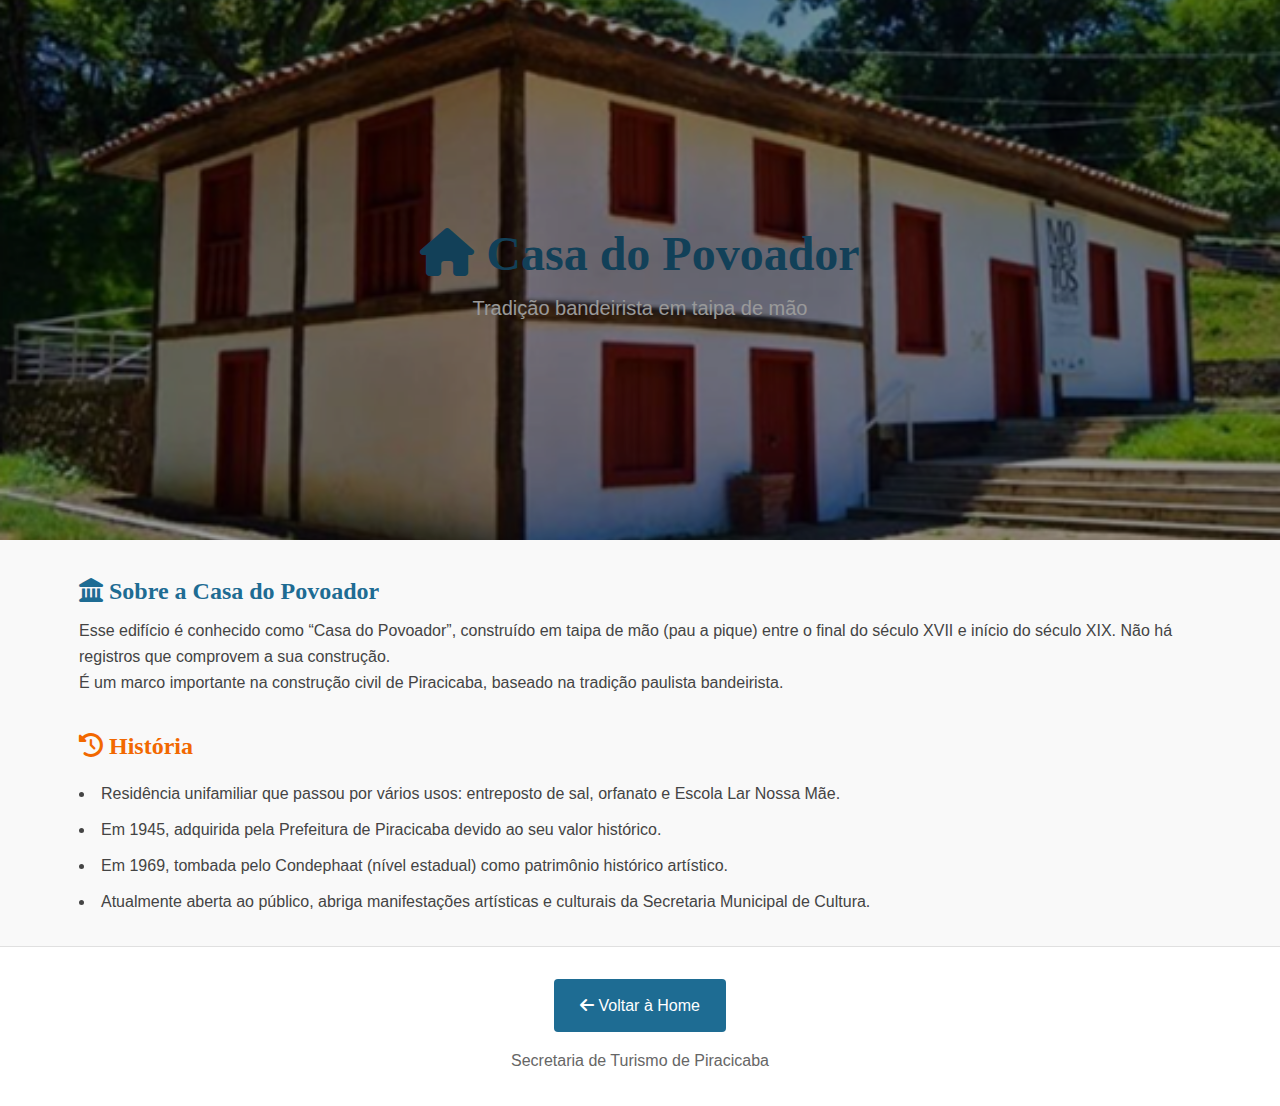
<file: casa-povoador.html>
<!-- casa-do-povoador.html -->
<!DOCTYPE html>
<html lang="pt-BR">
<head>
  <meta charset="UTF-8">
  <meta name="viewport" content="width=device-width, initial-scale=1.0">
  <title>Casa do Povoador – Piracicaba</title>
  <link rel="stylesheet" href="css/casa-povoador.css">
  <link rel="stylesheet" href="css/style.css">
  <link rel="stylesheet" href="https://cdnjs.cloudflare.com/ajax/libs/font-awesome/6.0.0-beta3/css/all.min.css">
  <link rel="icon" href="images/logoArredondado.png" type="image/x-icon">
</head>
<body>
  <header class="header">
    <!-- header nav aqui -->
  </header>

  <section class="hero-casa">
    <div class="hero-content">
      <h1><i class="fas fa-home"></i> Casa do Povoador</h1>
      <p>Tradição bandeirista em taipa de mão</p>
    </div>
  </section>

  <main class="container">
    <section class="overview">
      <h2 class="title-blue"><i class="fas fa-landmark"></i> Sobre a Casa do Povoador</h2>
      <p>Esse edifício é conhecido como “Casa do Povoador”, construído em taipa de mão (pau a pique) entre o final do século XVII e início do século XIX. Não há registros que comprovem a sua construção.</p>
      <p>É um marco importante na construção civil de Piracicaba, baseado na tradição paulista bandeirista.</p>
    </section>

    <section class="history">
      <h2 class="title-orange"><i class="fas fa-history"></i> História</h2>
      <ul>
        <li>Residência unifamiliar que passou por vários usos: entreposto de sal, orfanato e Escola Lar Nossa Mãe.</li>
        <li>Em 1945, adquirida pela Prefeitura de Piracicaba devido ao seu valor histórico.</li>
        <li>Em 1969, tombada pelo Condephaat (nível estadual) como patrimônio histórico artístico.</li>
        <li>Atualmente aberta ao público, abriga manifestações artísticas e culturais da Secretaria Municipal de Cultura.</li>
      </ul>
    </section>
  </main>

  <footer class="footer-casa">
    <a href="index.html" class="btn-secondary"><i class="fas fa-arrow-left"></i> Voltar à Home</a>
    <p>Secretaria de Turismo de Piracicaba</p>
  </footer>
</body>
</html>
</file>
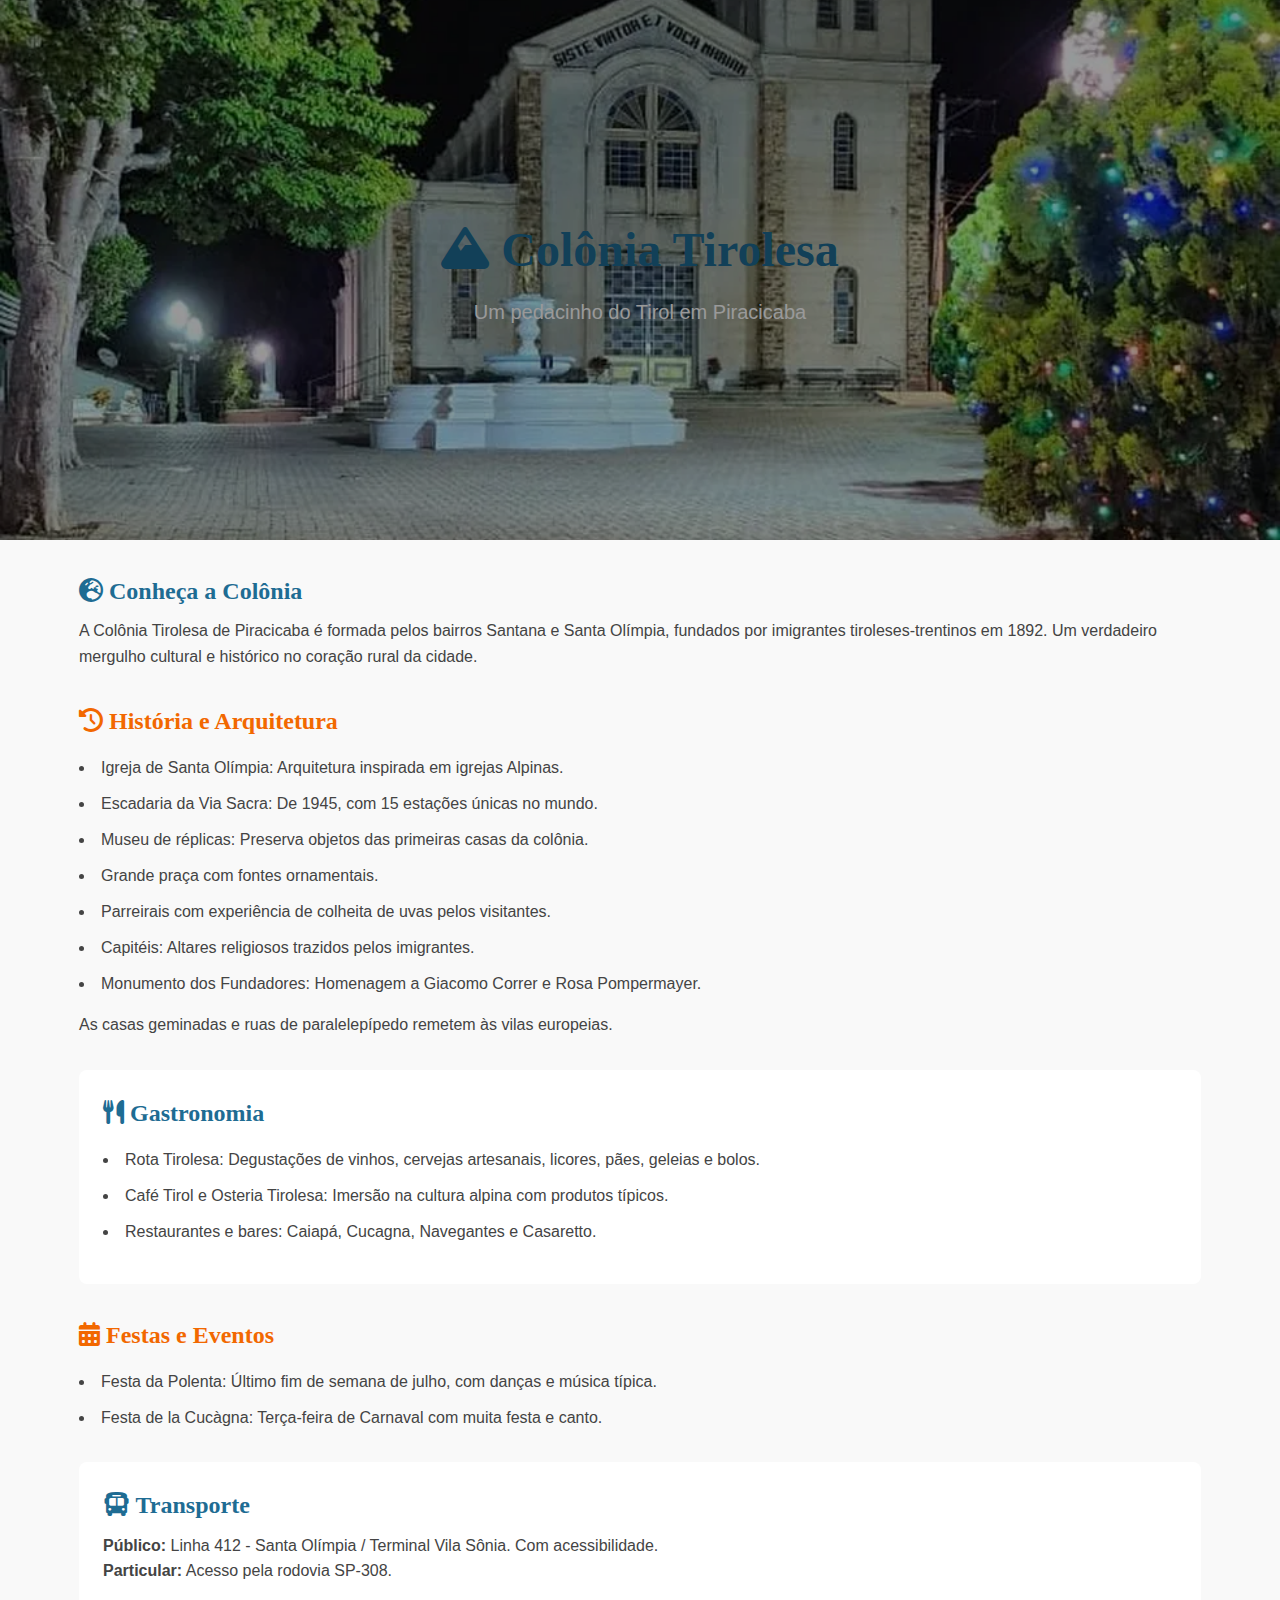
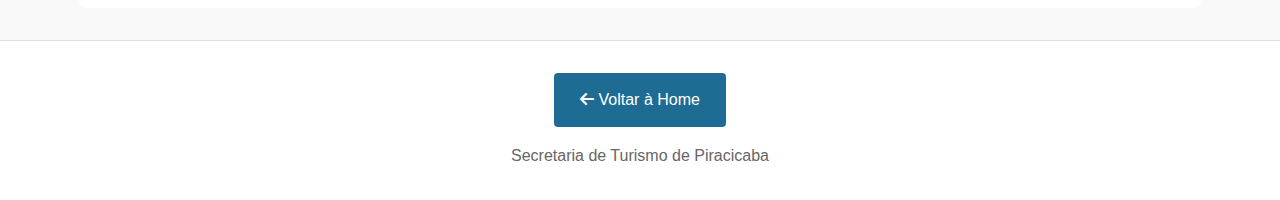
<file: colonia-tirolesa.html>
<!DOCTYPE html>
<html lang="pt-BR">
<head>
  <meta charset="UTF-8">
  <meta name="viewport" content="width=device-width, initial-scale=1.0">
  <title>Colônia Tirolesa – Piracicaba</title>
  <link rel="stylesheet" href="css/colonia-tirolesa.css">
  <link rel="stylesheet" href="css/style.css">
  <link rel="stylesheet" href="https://cdnjs.cloudflare.com/ajax/libs/font-awesome/6.0.0-beta3/css/all.min.css">
  <link rel="icon" href="images/logoArredondado.png" type="image/x-icon">
</head>
<body>
  <header class="header">
    <!-- header nav aqui -->
  </header>

  <!-- Hero -->
  <section class="hero-tirolesa">
    <div class="hero-content">
      <h1><i class="fas fa-mountain"></i> Colônia Tirolesa</h1>
      <p>Um pedacinho do Tirol em Piracicaba</p>
    </div>
  </section>

  <main class="container">
    <!-- Overview -->
    <section class="overview">
      <h2 class="title-blue"><i class="fas fa-globe-europe"></i> Conheça a Colônia</h2>
      <p>A Colônia Tirolesa de Piracicaba é formada pelos bairros Santana e Santa Olímpia, fundados por imigrantes tiroleses-trentinos em 1892. Um verdadeiro mergulho cultural e histórico no coração rural da cidade.</p>
    </section>

    <!-- History and Architecture -->
    <section class="history">
      <h2 class="title-orange"><i class="fas fa-history"></i> História e Arquitetura</h2>
      <ul>
        <li>Igreja de Santa Olímpia: Arquitetura inspirada em igrejas Alpinas.</li>
        <li>Escadaria da Via Sacra: De 1945, com 15 estações únicas no mundo.</li>
        <li>Museu de réplicas: Preserva objetos das primeiras casas da colônia.</li>
        <li>Grande praça com fontes ornamentais.</li>
        <li>Parreirais com experiência de colheita de uvas pelos visitantes.</li>
        <li>Capitéis: Altares religiosos trazidos pelos imigrantes.</li>
        <li>Monumento dos Fundadores: Homenagem a Giacomo Correr e Rosa Pompermayer.</li>
      </ul>
      <p>As casas geminadas e ruas de paralelepípedo remetem às vilas europeias.</p>
    </section>

    <!-- Gastronomy -->
    <section class="chapel bg-light">
      <h2 class="title-blue"><i class="fas fa-utensils"></i> Gastronomia</h2>
      <ul>
        <li>Rota Tirolesa: Degustações de vinhos, cervejas artesanais, licores, pães, geleias e bolos.</li>
        <li>Café Tirol e Osteria Tirolesa: Imersão na cultura alpina com produtos típicos.</li>
        <li>Restaurantes e bares: Caiapá, Cucagna, Navegantes e Casaretto.</li>
      </ul>
    </section>

    <!-- Events -->
    <section class="history">
      <h2 class="title-orange"><i class="fas fa-calendar-alt"></i> Festas e Eventos</h2>
      <ul>
        <li>Festa da Polenta: Último fim de semana de julho, com danças e música típica.</li>
        <li>Festa de la Cucàgna: Terça-feira de Carnaval com muita festa e canto.</li>
      </ul>
    </section>

    <!-- Transport -->
    <section class="chapel bg-light">
      <h2 class="title-blue"><i class="fas fa-bus"></i> Transporte</h2>
      <p><strong>Público:</strong> Linha 412 - Santa Olímpia / Terminal Vila Sônia. Com acessibilidade.</p>
      <p><strong>Particular:</strong> Acesso pela rodovia SP-308.</p>
    </section>
  </main>

  <!-- Footer -->
  <footer class="footer-monte">
    <a href="index.html" class="btn-secondary"><i class="fas fa-arrow-left"></i> Voltar à Home</a>
    <p>Secretaria de Turismo de Piracicaba</p>
  </footer>
</body>
</html>
</file>
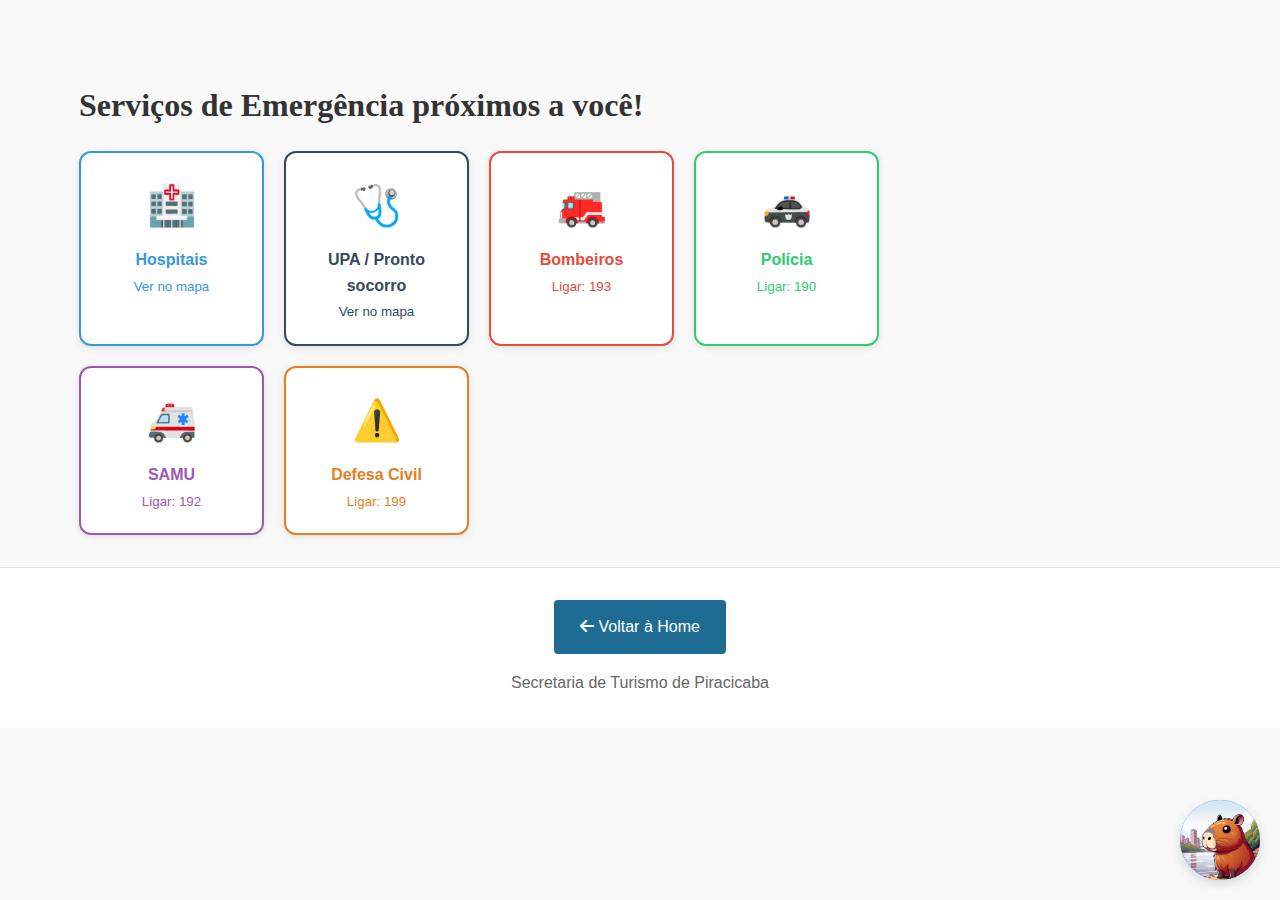
<file: emergencias.html>
<!DOCTYPE html>
<html lang="pt-BR">
<head>
    <meta charset="UTF-8">
    <meta name="viewport" content="width=device-width, initial-scale=1.0">
    <title>Piracicaba - Cidade Mais Doce do Brasil - Emergências</title>
    <meta name="description" content="Conheça Piracicaba, a cidade mais doce do Brasil. Rica em cultura, natureza e gastronomia. Venha explorar nossos pontos turísticos e eventos.">
    <title>Bairro Monte Alegre – Piracicaba</title>
    <link rel="stylesheet" href="css/emergencia.css">
    <link rel="stylesheet" href="css/style.css">
    <link rel="stylesheet" href="https://cdnjs.cloudflare.com/ajax/libs/font-awesome/6.0.0-beta3/css/all.min.css">
    <link rel="icon" href="images/logoArredondado.png" type="image/x-icon">
</head>
<body>
    <!-- <header class="header">
        <div class="container">
            <div class="logo">
                <a href="#">
                    <img src="images/Novo-Logo.png" alt="Logo Piracicaba Turismo">
                    <span>Turismo</span>
                </a>
            </div>
            <nav class="nav-menu">
                <ul>
                    <li><a href="#home">Home</a></li>
                    <li><a href="#pontos-turisticos">Pontos Turísticos</a></li>
                    <li><a href="#eventos">Eventos</a></li>
                    <li><a href="#gastronomia">Gastronomia</a></li>
                    <li><a href="#contato">Contato</a></li>
                    <li><a href="#emergencia">+ Emergências</a></li>
                </ul>
            </nav>
            <div class="mobile-menu">
                <i class="fas fa-bars"></i>
            </div>
        </div>
    </header> -->
    <section class="hero" id="home">
         <div class="container">
            <h1>Serviços de Emergência próximos a você!</h1>
                 <div class="grid">
                    <div class="botao-emergencia hospital" onclick="AbrirMapa('hospitais perto de mim')">
                        <div class="icone">🏥</div>
                            <strong>Hospitais</strong><br>
                            <small>Ver no mapa</small>
                        </div>

                    <div class="botao-emergencia upa" onclick="AbrirMapa('UPA, Pronto socorro perto de mim')">
                        <div class="icone">🩺</div>
                            <strong>UPA / Pronto socorro</strong><br>
                            <small>Ver no mapa</small>
                    </div>

                    <div class="botao-emergencia bombeiros" onclick="ligar('193')">
                        <div class="icone">🚒</div>
                            <strong>Bombeiros</strong><br>
                            <small>Ligar: 193</small>                        
                        </div>

                    <div class="botao-emergencia policia" onclick="ligar('190')">
                        <div class="icone">🚓</div>
                            <strong>Polícia</strong><br>
                            <small>Ligar: 190</small>
                    </div>

                    <div class="botao-emergencia samu" onclick="ligar('192')">
                        <div class="icone">🚑</div>
                            <strong>SAMU</strong><br>
                            <small>Ligar: 192</small>
                    </div>

                    <div class="botao-emergencia defesa-civil" onclick="ligar('199')">
                        <div class="icone">⚠️</div>
                            <strong>Defesa Civil</strong><br>
                            <small>Ligar: 199</small>
                    </div>
                </div>
         </div>

    </section>
    
    <button id="quizBtn" title="Faça o Quiz!" aria-label="Quiz" type="button">
        <img src="images/Capivara-Mascote.jpeg" alt="Capivara Quiz" />
    </button>

  <footer class="footer-emergencia" style="margin-top: 2em;">
    <a href="index.html" class="btn-secondary"><i class="fas fa-arrow-left"></i> Voltar à Home</a>
    <p>Secretaria de Turismo de Piracicaba</p>
  </footer>

</body>
</html>
</file>
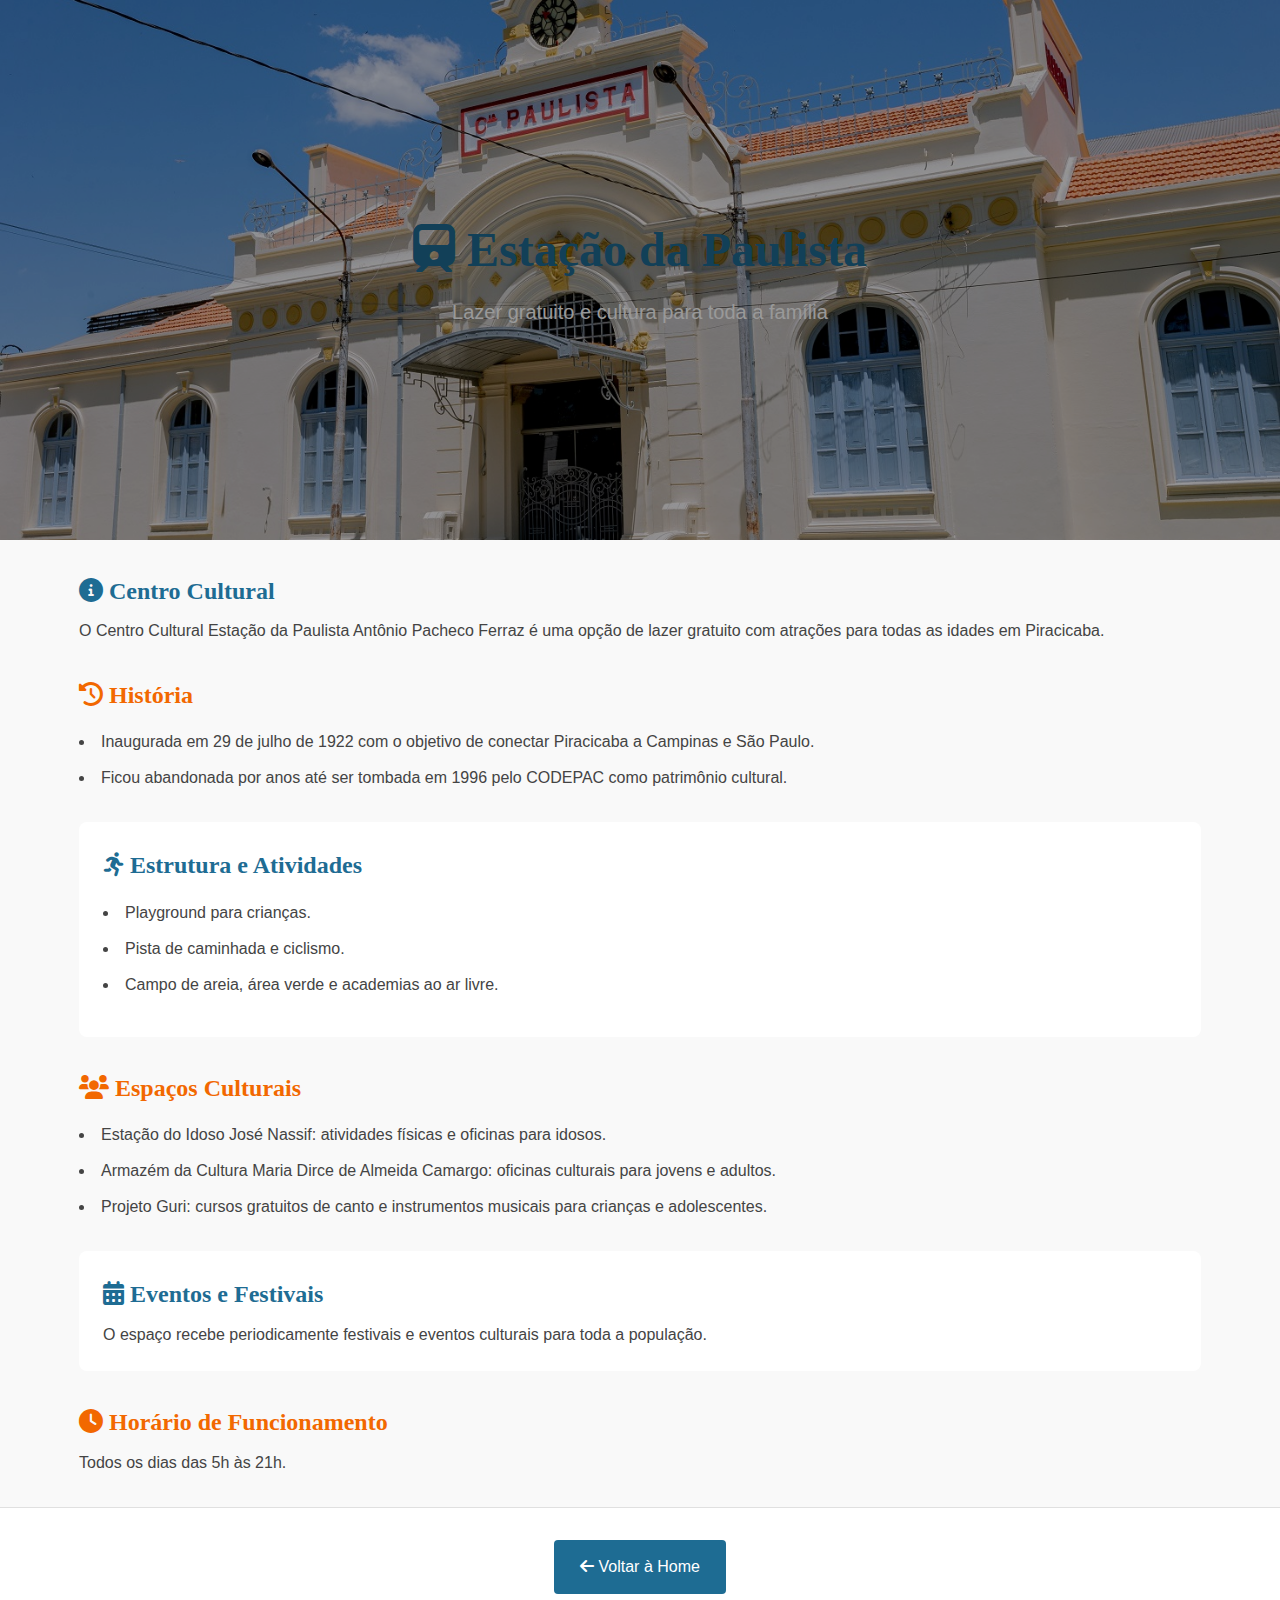
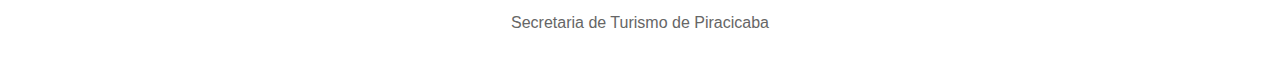
<file: estacao.html>
<!DOCTYPE html>
<html lang="pt-BR">
<head>
  <meta charset="UTF-8">
  <meta name="viewport" content="width=device-width, initial-scale=1.0">
  <title>Estação da Paulista – Piracicaba</title>
  <link rel="stylesheet" href="css/estacao.css">
  <link rel="stylesheet" href="css/style.css">
  <link rel="stylesheet" href="https://cdnjs.cloudflare.com/ajax/libs/font-awesome/6.0.0-beta3/css/all.min.css">
  <link rel="icon" href="images/logoArredondado.png" type="image/x-icon">
</head>
<body>
  <header class="header">
    <!-- header nav aqui -->
  </header>

  <!-- Hero -->
  <section class="hero-paulista">
    <div class="hero-content">
      <h1><i class="fas fa-train"></i> Estação da Paulista</h1>
      <p>Lazer gratuito e cultura para toda a família</p>
    </div>
  </section>

  <main class="container">
    <!-- Overview -->
    <section class="overview">
      <h2 class="title-blue"><i class="fas fa-info-circle"></i> Centro Cultural</h2>
      <p>O Centro Cultural Estação da Paulista Antônio Pacheco Ferraz é uma opção de lazer gratuito com atrações para todas as idades em Piracicaba.</p>
    </section>

    <!-- History -->
    <section class="history">
      <h2 class="title-orange"><i class="fas fa-history"></i> História</h2>
      <ul>
        <li>Inaugurada em 29 de julho de 1922 com o objetivo de conectar Piracicaba a Campinas e São Paulo.</li>
        <li>Ficou abandonada por anos até ser tombada em 1996 pelo CODEPAC como patrimônio cultural.</li>
      </ul>
    </section>

    <!-- Activities -->
    <section class="chapel bg-light">
      <h2 class="title-blue"><i class="fas fa-running"></i> Estrutura e Atividades</h2>
      <ul>
        <li>Playground para crianças.</li>
        <li>Pista de caminhada e ciclismo.</li>
        <li>Campo de areia, área verde e academias ao ar livre.</li>
      </ul>
    </section>

    <!-- Cultural Spaces -->
    <section class="history">
      <h2 class="title-orange"><i class="fas fa-users"></i> Espaços Culturais</h2>
      <ul>
        <li>Estação do Idoso José Nassif: atividades físicas e oficinas para idosos.</li>
        <li>Armazém da Cultura Maria Dirce de Almeida Camargo: oficinas culturais para jovens e adultos.</li>
        <li>Projeto Guri: cursos gratuitos de canto e instrumentos musicais para crianças e adolescentes.</li>
      </ul>
    </section>

    <!-- Events -->
    <section class="chapel bg-light">
      <h2 class="title-blue"><i class="fas fa-calendar-alt"></i> Eventos e Festivais</h2>
      <p>O espaço recebe periodicamente festivais e eventos culturais para toda a população.</p>
    </section>

    <!-- Schedule -->
    <section class="history">
      <h2 class="title-orange"><i class="fas fa-clock"></i> Horário de Funcionamento</h2>
      <p>Todos os dias das 5h às 21h.</p>
    </section>
  </main>

  <!-- Footer -->
  <footer class="footer-monte">
    <a href="index.html" class="btn-secondary"><i class="fas fa-arrow-left"></i> Voltar à Home</a>
    <p>Secretaria de Turismo de Piracicaba</p>
  </footer>
</body>
</html>
</file>
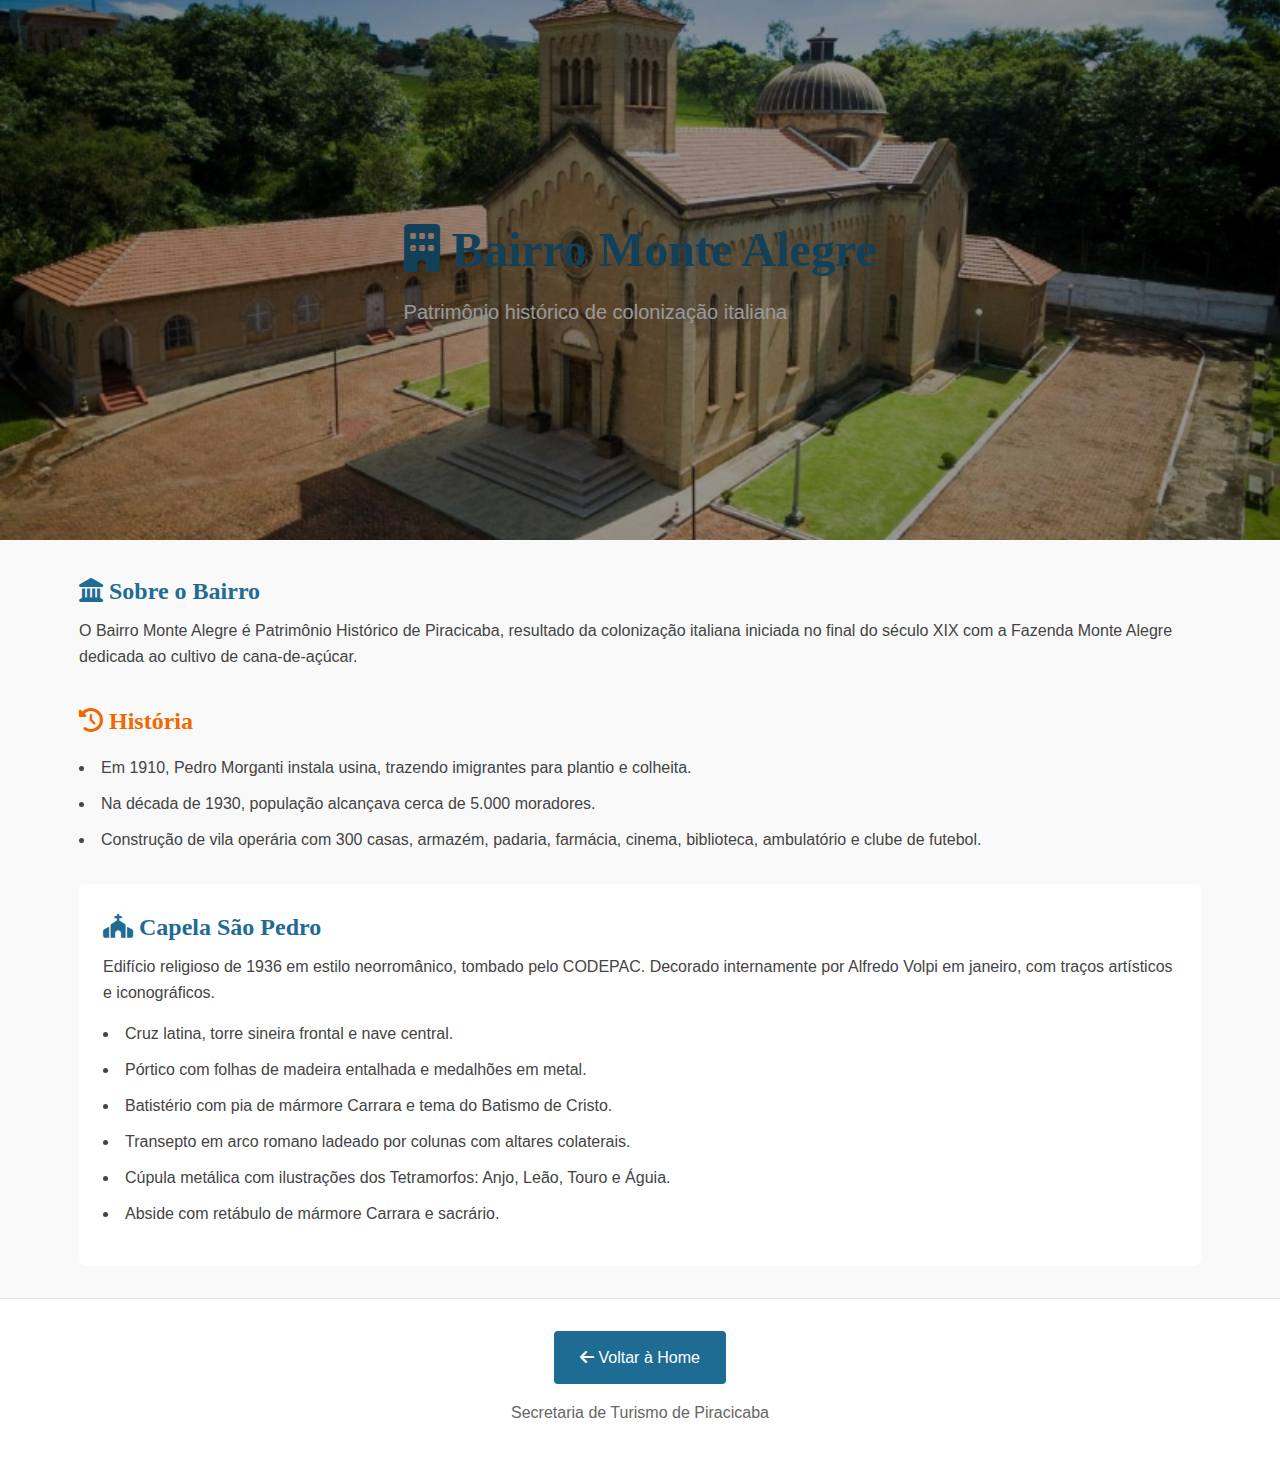
<file: monte-alegre.html>
<!DOCTYPE html>
<html lang="pt-BR">
<head>
  <meta charset="UTF-8">
  <meta name="viewport" content="width=device-width, initial-scale=1.0">
  <title>Bairro Monte Alegre – Piracicaba</title>
  <link rel="stylesheet" href="css/monte-alegre.css">
  <link rel="stylesheet" href="css/style.css">
  <link rel="stylesheet" href="https://cdnjs.cloudflare.com/ajax/libs/font-awesome/6.0.0-beta3/css/all.min.css">
  <link rel="icon" href="images/logoArredondado.png" type="image/x-icon">
</head>
<body>
  <header class="header">
    <!-- header nav aqui -->
  </header>

  <!-- Hero -->
  <section class="hero-monte">
    <div class="hero-content">
      <h1><i class="fas fa-building"></i> Bairro Monte Alegre</h1>
      <p>Patrimônio histórico de colonização italiana</p>
    </div>
  </section>

  <main class="container">
    <!-- Overview -->
    <section class="overview">
      <h2 class="title-blue"><i class="fas fa-landmark"></i> Sobre o Bairro</h2>
      <p>O Bairro Monte Alegre é Patrimônio Histórico de Piracicaba, resultado da colonização italiana iniciada no final do século XIX com a Fazenda Monte Alegre dedicada ao cultivo de cana-de-açúcar.</p>
    </section>

    <!-- History -->
    <section class="history">
      <h2 class="title-orange"><i class="fas fa-history"></i> História</h2>
      <ul>
        <li>Em 1910, Pedro Morganti instala usina, trazendo imigrantes para plantio e colheita.</li>
        <li>Na década de 1930, população alcançava cerca de 5.000 moradores.</li>
        <li>Construção de vila operária com 300 casas, armazém, padaria, farmácia, cinema, biblioteca, ambulatório e clube de futebol.</li>
      </ul>
    </section>

    <!-- Chapel -->
    <section class="chapel bg-light">
      <h2 class="title-blue"><i class="fas fa-church"></i> Capela São Pedro</h2>
      <p>Edifício religioso de 1936 em estilo neorromânico, tombado pelo CODEPAC. Decorado internamente por Alfredo Volpi em janeiro, com traços artísticos e iconográficos.</p>
      <ul>
        <li>Cruz latina, torre sineira frontal e nave central.</li>
        <li>Pórtico com folhas de madeira entalhada e medalhões em metal.</li>
        <li>Batistério com pia de mármore Carrara e tema do Batismo de Cristo.</li>
        <li>Transepto em arco romano ladeado por colunas com altares colaterais.</li>
        <li>Cúpula metálica com ilustrações dos Tetramorfos: Anjo, Leão, Touro e Águia.</li>
        <li>Abside com retábulo de mármore Carrara e sacrário.</li>
      </ul>
    </section>
  </main>

  <!-- Footer -->
  <footer class="footer-monte">
    <a href="index.html" class="btn-secondary"><i class="fas fa-arrow-left"></i> Voltar à Home</a>
    <p>Secretaria de Turismo de Piracicaba</p>
  </footer>
</body>
</html>
</file>
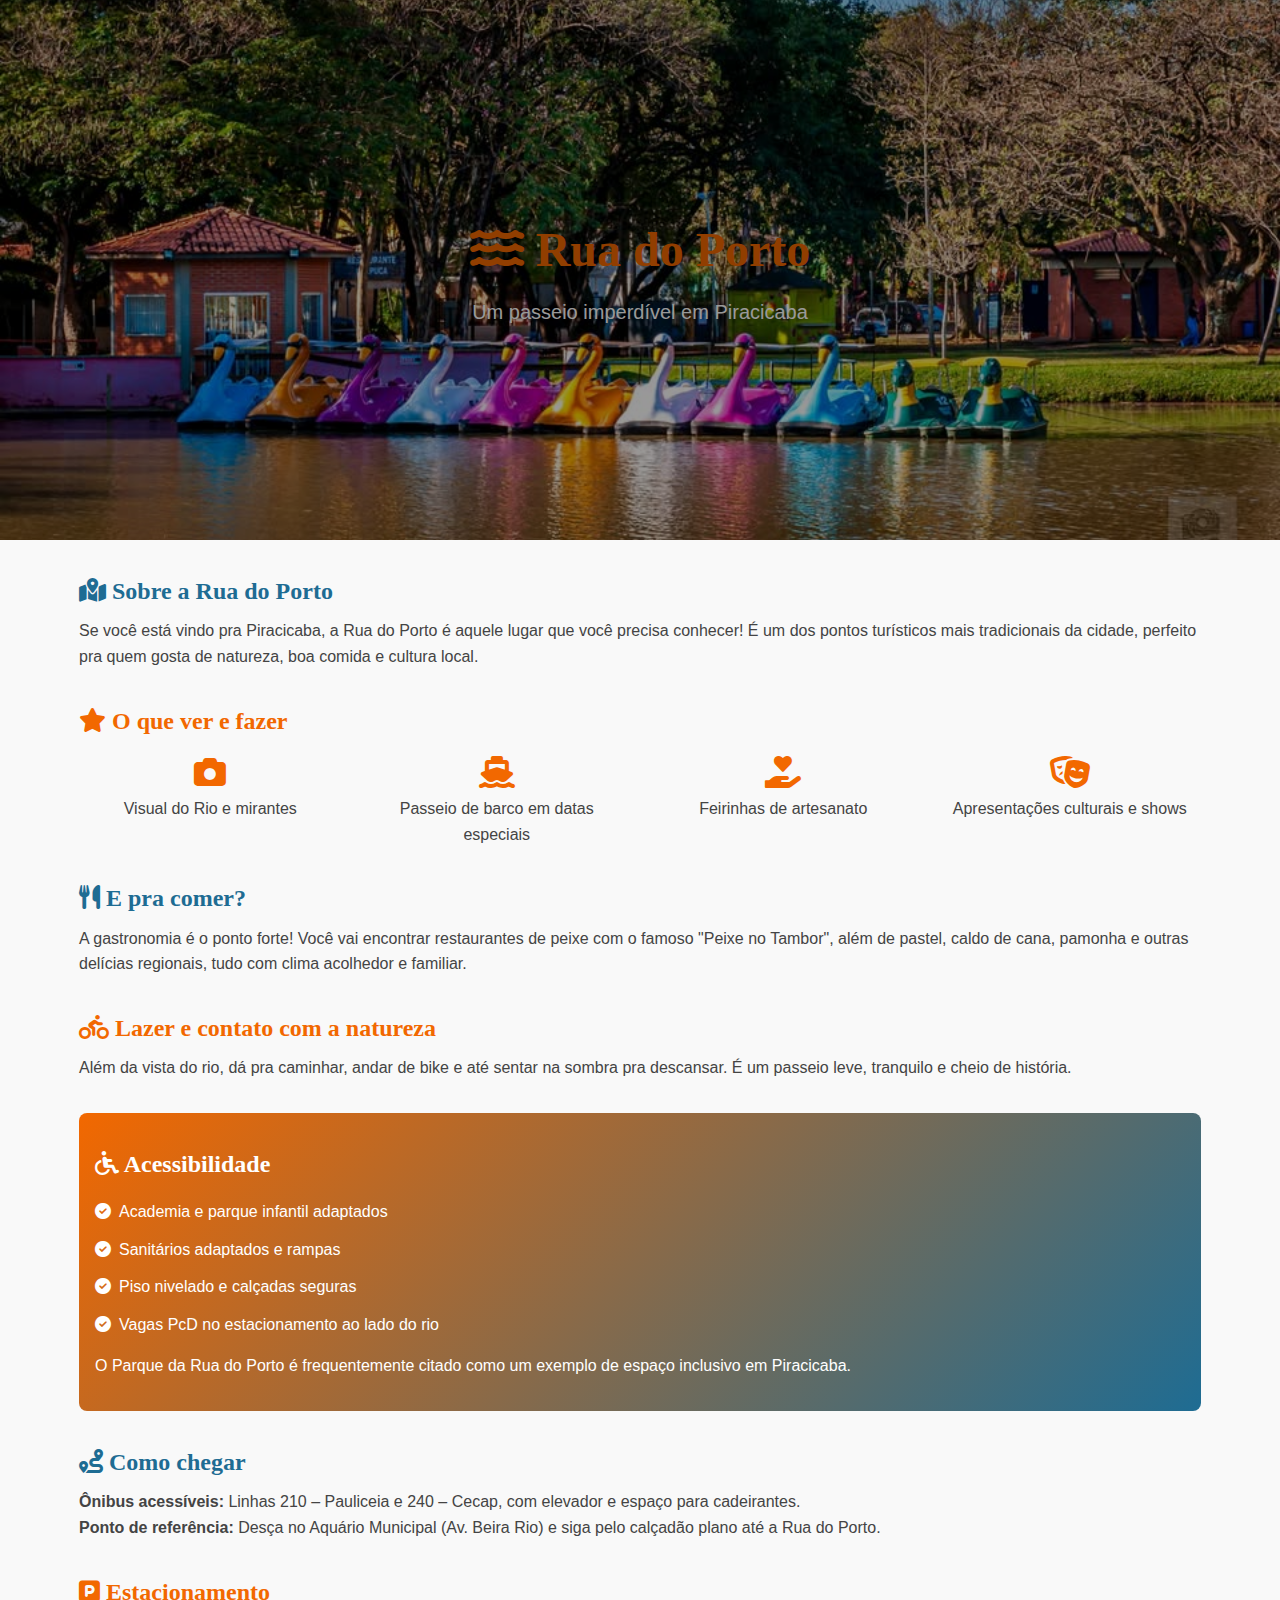
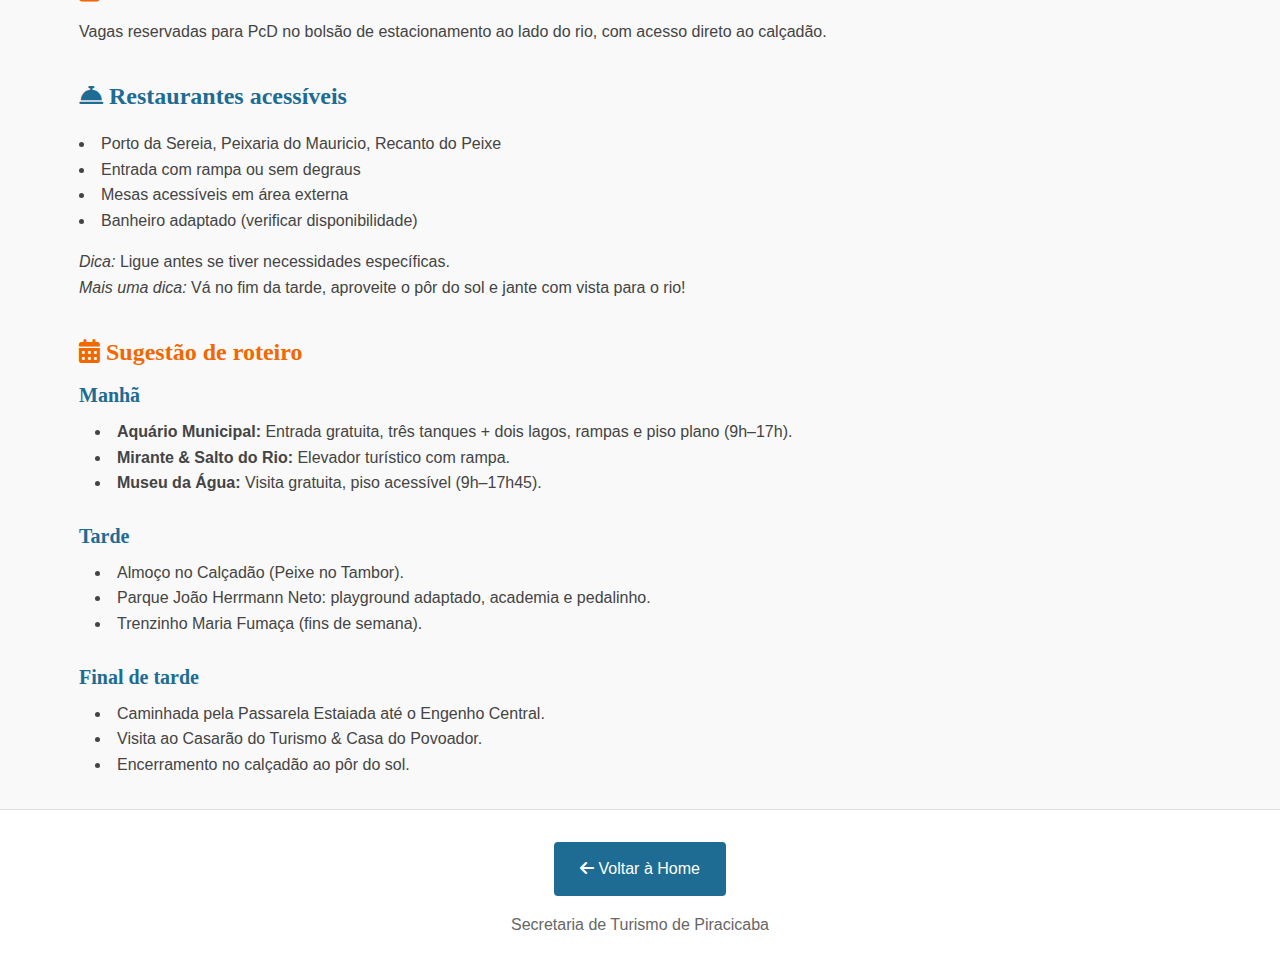
<file: rua-do-porto.html>
<!DOCTYPE html>
<html lang="pt-BR">
<head>
  <meta charset="UTF-8">
  <meta name="viewport" content="width=device-width, initial-scale=1.0">
  <title>Rua do Porto – Piracicaba</title>
  <link rel="stylesheet" href="css/rua-do-porto.css">
  <link rel="stylesheet" href="css/style.css">
  <link rel="stylesheet" href="https://cdnjs.cloudflare.com/ajax/libs/font-awesome/6.0.0-beta3/css/all.min.css">
  <link rel="icon" href="images/logoArredondado.png" type="image/x-icon">
</head>
<body>
  <header class="header">
    <!-- header nav aqui -->
  </header>

  <!-- Hero -->
  <section class="hero-porto">
    <div class="hero-content">
      <h1><i class="fas fa-water"></i> Rua do Porto</h1>
      <p>Um passeio imperdível em Piracicaba</p>
    </div>
  </section>

  <main class="container">
    <!-- Overview -->
    <section class="overview">
      <h2 class="title-blue"><i class="fas fa-map-marked-alt"></i> Sobre a Rua do Porto</h2>
      <p>Se você está vindo pra Piracicaba, a Rua do Porto é aquele lugar que você precisa conhecer! É um dos pontos turísticos mais tradicionais da cidade, perfeito pra quem gosta de natureza, boa comida e cultura local.</p>
    </section>

    <!-- Highlights -->
    <section class="highlights">
      <h2 class="title-orange"><i class="fas fa-star"></i> O que ver e fazer</h2>
      <ul class="grid-icons">
        <li><i class="fas fa-camera"></i><span>Visual do Rio e mirantes</span></li>
        <li><i class="fas fa-ship"></i><span>Passeio de barco em datas especiais</span></li>
        <li><i class="fas fa-hand-holding-heart"></i><span>Feirinhas de artesanato</span></li>
        <li><i class="fas fa-theater-masks"></i><span>Apresentações culturais e shows</span></li>
      </ul>
    </section>

    <!-- Gastronomy -->
    <section class="gastronomy">
      <h2 class="title-blue"><i class="fas fa-utensils"></i> E pra comer?</h2>
      <p>A gastronomia é o ponto forte! Você vai encontrar restaurantes de peixe com o famoso "Peixe no Tambor", além de pastel, caldo de cana, pamonha e outras delícias regionais, tudo com clima acolhedor e familiar.</p>
    </section>

    <!-- Nature & Leisure -->
    <section class="leisure">
      <h2 class="title-orange"><i class="fas fa-biking"></i> Lazer e contato com a natureza</h2>
      <p>Além da vista do rio, dá pra caminhar, andar de bike e até sentar na sombra pra descansar. É um passeio leve, tranquilo e cheio de história.</p>
    </section>

    <!-- Accessibility -->
    <section class="accessibility bg-gradient">
      <h2 class="title-white"><i class="fas fa-wheelchair"></i> Acessibilidade</h2>
      <ul>
        <li>Academia e parque infantil adaptados</li>
        <li>Sanitários adaptados e rampas</li>
        <li>Piso nivelado e calçadas seguras</li>
        <li>Vagas PcD no estacionamento ao lado do rio</li>
      </ul>
      <p>O Parque da Rua do Porto é frequentemente citado como um exemplo de espaço inclusivo em Piracicaba.</p>
    </section>

    <!-- How to Get There -->
    <section class="howto">
      <h2 class="title-blue"><i class="fas fa-route"></i> Como chegar</h2>
      <p><strong>Ônibus acessíveis:</strong> Linhas 210 – Pauliceia e 240 – Cecap, com elevador e espaço para cadeirantes.</p>
      <p><strong>Ponto de referência:</strong> Desça no Aquário Municipal (Av. Beira Rio) e siga pelo calçadão plano até a Rua do Porto.</p>
    </section>

    <!-- Parking & Restaurants -->
    <section class="parking">
      <h2 class="title-orange"><i class="fas fa-parking"></i> Estacionamento</h2>
      <p>Vagas reservadas para PcD no bolsão de estacionamento ao lado do rio, com acesso direto ao calçadão.</p>
    </section>

    <section class="restaurants">
      <h2 class="title-blue"><i class="fas fa-concierge-bell"></i> Restaurantes acessíveis</h2>
      <ul>
        <li>Porto da Sereia, Peixaria do Mauricio, Recanto do Peixe</li>
        <li>Entrada com rampa ou sem degraus</li>
        <li>Mesas acessíveis em área externa</li>
        <li>Banheiro adaptado (verificar disponibilidade)</li>
      </ul>
      <p><em>Dica:</em> Ligue antes se tiver necessidades específicas.</p>
      <p><em>Mais uma dica:</em> Vá no fim da tarde, aproveite o pôr do sol e jante com vista para o rio!</p>
    </section>

    <!-- Suggested Itinerary -->
    <section class="itinerary">
      <h2 class="title-orange"><i class="fas fa-calendar-alt"></i> Sugestão de roteiro</h2>
      <article class="itinerary-step">
        <h3>Manhã</h3>
        <ul>
          <li><strong>Aquário Municipal:</strong> Entrada gratuita, três tanques + dois lagos, rampas e piso plano (9h–17h).</li>
          <li><strong>Mirante & Salto do Rio:</strong> Elevador turístico com rampa.</li>
          <li><strong>Museu da Água:</strong> Visita gratuita, piso acessível (9h–17h45).</li>
        </ul>
      </article>
      <article class="itinerary-step">
        <h3>Tarde</h3>
        <ul>
          <li>Almoço no Calçadão (Peixe no Tambor).</li>
          <li>Parque João Herrmann Neto: playground adaptado, academia e pedalinho.</li>
          <li>Trenzinho Maria Fumaça (fins de semana).</li>
        </ul>
      </article>
      <article class="itinerary-step">
        <h3>Final de tarde</h3>
        <ul>
          <li>Caminhada pela Passarela Estaiada até o Engenho Central.</li>
          <li>Visita ao Casarão do Turismo & Casa do Povoador.</li>
          <li>Encerramento no calçadão ao pôr do sol.</li>
        </ul>
      </article>
    </section>

  </main>

  <!-- Footer -->
  <footer class="footer-porto">
    <a href="index.html" class="btn-secondary"><i class="fas fa-arrow-left"></i> Voltar à Home</a>
    <p>Secretaria de Turismo de Piracicaba</p>
  </footer>
</body>
</html>
</file>
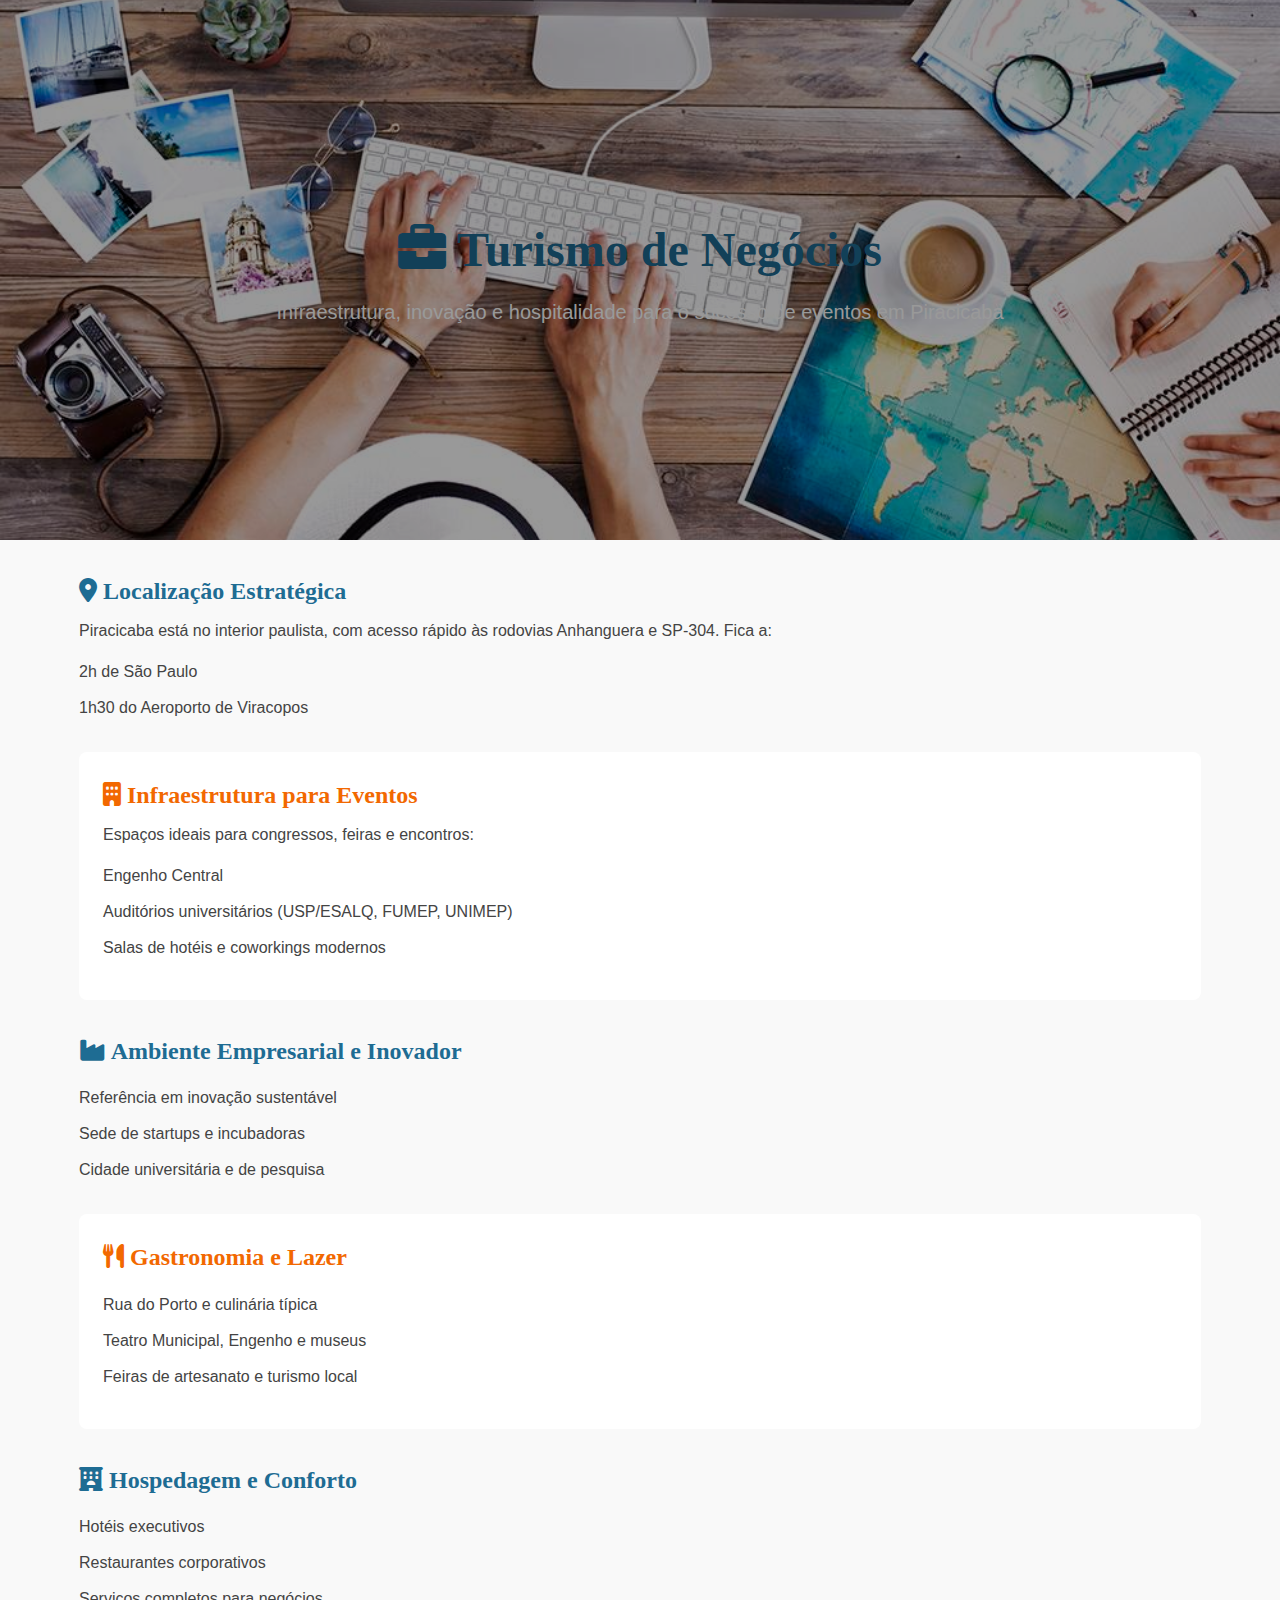
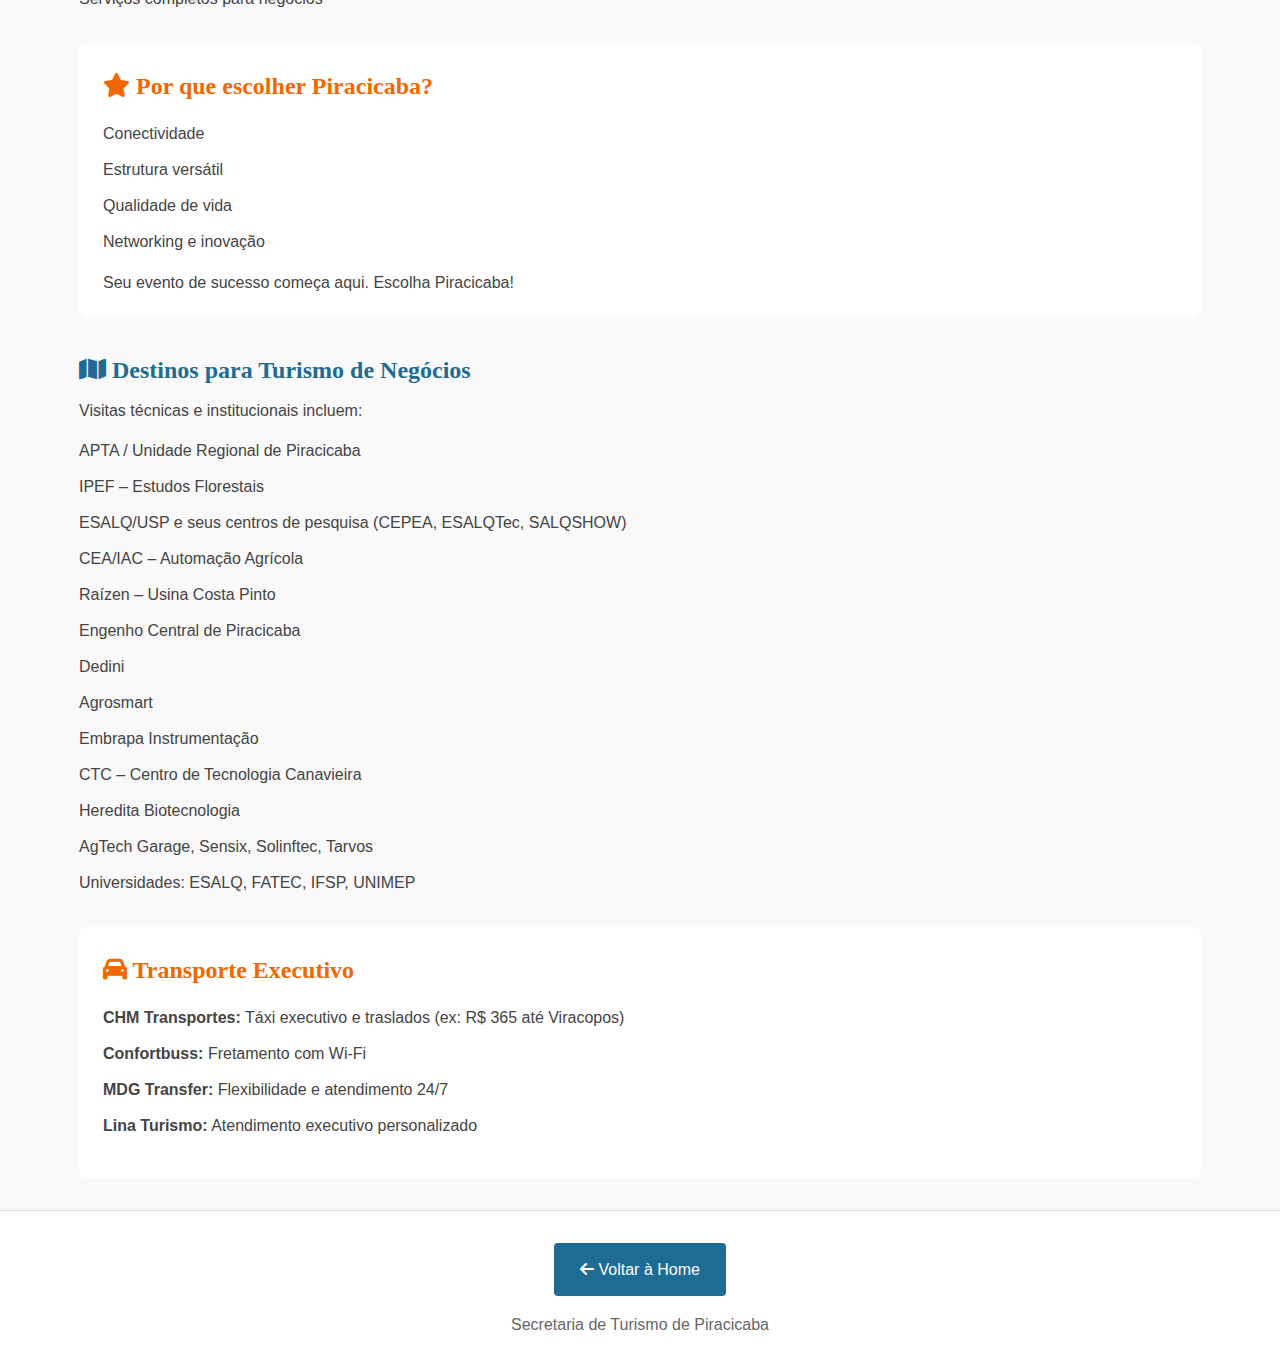
<file: turismo-negocios.html>
<!DOCTYPE html>
<html lang="pt-BR">
<head>
  <meta charset="UTF-8">
  <meta name="viewport" content="width=device-width, initial-scale=1.0">
  <title>Turismo de Negócios – Piracicaba</title>
  <link rel="stylesheet" href="css/turismo-negocios.css">
  <link rel="stylesheet" href="css/style.css">
  <link rel="stylesheet" href="https://cdnjs.cloudflare.com/ajax/libs/font-awesome/6.0.0-beta3/css/all.min.css">
  <link rel="icon" href="images/logoArredondado.png" type="image/x-icon">
</head>
<body>
  <header class="header">
    <!-- header nav aqui -->
  </header>

  <!-- Hero -->
  <section class="hero-negocios">
    <div class="hero-content">
      <h1><i class="fas fa-briefcase"></i> Turismo de Negócios</h1>
      <p>Infraestrutura, inovação e hospitalidade para o sucesso de eventos em Piracicaba</p>
    </div>
  </section>

  <main class="container">
    <!-- Localização Estratégica -->
    <section>
      <h2 class="title-blue"><i class="fas fa-map-marker-alt"></i> Localização Estratégica</h2>
      <p>Piracicaba está no interior paulista, com acesso rápido às rodovias Anhanguera e SP-304. Fica a:</p>
      <ul>
        <li>2h de São Paulo</li>
        <li>1h30 do Aeroporto de Viracopos</li>
      </ul>
    </section>

    <!-- Infraestrutura para Eventos -->
    <section class="bg-light">
      <h2 class="title-orange"><i class="fas fa-building"></i> Infraestrutura para Eventos</h2>
      <p>Espaços ideais para congressos, feiras e encontros:</p>
      <ul>
        <li>Engenho Central</li>
        <li>Auditórios universitários (USP/ESALQ, FUMEP, UNIMEP)</li>
        <li>Salas de hotéis e coworkings modernos</li>
      </ul>
    </section>

    <!-- Ambiente Empresarial -->
    <section>
      <h2 class="title-blue"><i class="fas fa-industry"></i> Ambiente Empresarial e Inovador</h2>
      <ul>
        <li>Referência em inovação sustentável</li>
        <li>Sede de startups e incubadoras</li>
        <li>Cidade universitária e de pesquisa</li>
      </ul>
    </section>

    <!-- Gastronomia e Lazer -->
    <section class="bg-light">
      <h2 class="title-orange"><i class="fas fa-utensils"></i> Gastronomia e Lazer</h2>
      <ul>
        <li>Rua do Porto e culinária típica</li>
        <li>Teatro Municipal, Engenho e museus</li>
        <li>Feiras de artesanato e turismo local</li>
      </ul>
    </section>

    <!-- Hospedagem e Conforto -->
    <section>
      <h2 class="title-blue"><i class="fas fa-hotel"></i> Hospedagem e Conforto</h2>
      <ul>
        <li>Hotéis executivos</li>
        <li>Restaurantes corporativos</li>
        <li>Serviços completos para negócios</li>
      </ul>
    </section>

    <!-- Por que escolher -->
    <section class="bg-light">
      <h2 class="title-orange"><i class="fas fa-star"></i> Por que escolher Piracicaba?</h2>
      <ul>
        <li>Conectividade</li>
        <li>Estrutura versátil</li>
        <li>Qualidade de vida</li>
        <li>Networking e inovação</li>
      </ul>
      <p>Seu evento de sucesso começa aqui. Escolha Piracicaba!</p>
    </section>

    <!-- Destinos principais -->
    <section>
      <h2 class="title-blue"><i class="fas fa-map"></i> Destinos para Turismo de Negócios</h2>
      <p>Visitas técnicas e institucionais incluem:</p>
      <ul>
        <li>APTA / Unidade Regional de Piracicaba</li>
        <li>IPEF – Estudos Florestais</li>
        <li>ESALQ/USP e seus centros de pesquisa (CEPEA, ESALQTec, SALQSHOW)</li>
        <li>CEA/IAC – Automação Agrícola</li>
        <li>Raízen – Usina Costa Pinto</li>
        <li>Engenho Central de Piracicaba</li>
        <li>Dedini</li>
        <li>Agrosmart</li>
        <li>Embrapa Instrumentação</li>
        <li>CTC – Centro de Tecnologia Canavieira</li>
        <li>Heredita Biotecnologia</li>
        <li>AgTech Garage, Sensix, Solinftec, Tarvos</li>
        <li>Universidades: ESALQ, FATEC, IFSP, UNIMEP</li>
      </ul>
    </section>

    <!-- Transporte Executivo -->
    <section class="bg-light">
      <h2 class="title-orange"><i class="fas fa-car"></i> Transporte Executivo</h2>
      <ul>
        <li><strong>CHM Transportes:</strong> Táxi executivo e traslados (ex: R$ 365 até Viracopos)</li>
        <li><strong>Confortbuss:</strong> Fretamento com Wi-Fi</li>
        <li><strong>MDG Transfer:</strong> Flexibilidade e atendimento 24/7</li>
        <li><strong>Lina Turismo:</strong> Atendimento executivo personalizado</li>
      </ul>
    </section>
  </main>

  <!-- Footer -->
  <footer class="footer-monte">
    <a href="index.html" class="btn-secondary"><i class="fas fa-arrow-left"></i> Voltar à Home</a>
    <p>Secretaria de Turismo de Piracicaba</p>
  </footer>
</body>
</html>
</file>
<file: css/casa-povoador.css>
/* css/casa-do-povoador.css */

/* Fonte padrão */
body {
  font-family: 'Poppins', sans-serif;
  margin: 0; padding: 0;
  color: #333; background: #f9f9f9;
}

/* Hero */
.hero-casa {
  background: url('../images/casa-povoador.png') center/cover no-repeat;
  height: 60vh; display: flex;
  align-items: center; justify-content: center;
  position: relative;
}
.hero-casa::after {
  content: '';
  position: absolute; inset: 0;
  background: rgba(0,0,0,0.4);
}
.hero-content {
  position: relative; color: #fff;
  text-align: center; padding: 0 1rem;
}
.hero-content h1 { font-size: 3rem; color: #1E6C93; }
.hero-content p  { font-size: 1.25rem; }

/* Container */
.container {
  max-width: 1200px; margin: 0 auto;
  padding: 2rem 1rem;
}
section { margin-bottom: 2rem; }

/* Overview */
.overview p { line-height: 1.6; }

/* History List */
.history ul {
  list-style: disc inside;
  padding: 0; margin: 1rem 0;
}
.history li {
  margin-bottom: 0.75rem;
  line-height: 1.5;
}

/* Títulos */
.title-blue   { color: #1E6C93; margin-bottom: 0.5rem; }
.title-orange { color: #F26800; margin-bottom: 0.5rem; }

/* Footer */
.footer-casa {
  background: #fff; text-align: center;
  padding: 2rem 1rem; border-top: 1px solid #e0e0e0;
}
.footer-casa a.btn-secondary {
  background: #1E6C93; color: #fff;
  padding: 0.75rem 1.5rem; border-radius: 4px;
  text-decoration: none;
  border-color: transparent;
}
.footer-casa p { margin-top: 1rem; color: #666; }

/* Responsivo */
@media (max-width: 768px) {
  .hero-content h1 { font-size: 2.25rem; }
  .hero-content p  { font-size: 1rem; }
}
</file>
<file: css/style.css>
/* Global Styles */
:root {
    --primary-color: #1E6C93;
    --secondary-color: #F26800;
    --accent-color: #8BBF43;
    --dark-color: #333333;
    --light-color: #FFFFFF;
    --gray-color: #F5F5F5;
    --text-color: #444444;
    --font-primary: 'Poppins', sans-serif;
    --font-secondary: 'Playfair Display', serif;
}

* {
    margin: 0;
    padding: 0;
    box-sizing: border-box;
}

body {
    font-family: var(--font-primary);
    color: var(--text-color);
    line-height: 1.6;
    overflow-x: hidden;
}

h1, h2, h3, h4 {
    font-family: var(--font-secondary);
    font-weight: 600;
    color: var(--dark-color);
}

a {
    text-decoration: none;
    color: inherit;
}

ul {
    list-style: none;
}

img {
    max-width: 100%;
    height: auto;
}

.container {
    width: 90%;
    max-width: 1200px;
    margin: 0 auto;
    padding: 0 15px;
}

.btn {
    display: inline-block;
    background-color: var(--secondary-color);
    color: var(--light-color);
    padding: 12px 25px;
    border-radius: 30px;
    font-weight: 500;
    transition: all 0.3s ease;
    border: none;
    cursor: pointer;
}

.btn:hover {
    background-color: #e05d00;
    transform: translateY(-3px);
    box-shadow: 0 5px 15px rgba(242, 104, 0, 0.3);
}

.btn-secondary {
    display: inline-block;
    background-color: transparent;
    color: var(--secondary-color);
    padding: 10px 20px;
    border-radius: 30px;
    font-weight: 500;
    transition: all 0.3s ease;
    border: 2px solid var(--secondary-color);
}

.btn-secondary:hover {
    background-color: var(--secondary-color);
    color: var(--light-color);
}

.btn-link {
    color: var(--primary-color);
    font-weight: 500;
    transition: all 0.3s ease;
    display: inline-flex;
    align-items: center;
}

.btn-link:hover {
    color: var(--secondary-color);
}

.btn-link i {
    margin-left: 5px;
    font-size: 0.8rem;
}

.section-title {
    font-size: 2.5rem;
    margin-bottom: 2rem;
    text-align: center;
    position: relative;
    padding-bottom: 15px;
}

.section-title::after {
    content: '';
    position: absolute;
    bottom: 0;
    left: 50%;
    transform: translateX(-50%);
    width: 80px;
    height: 3px;
    background-color: var(--secondary-color);
}

.section-cta {
    text-align: center;
    margin-top: 3rem;
}

/* Header Styles */
.header {
    position: fixed;
    top: 0;
    left: 0;
    width: 100%;
    z-index: 1000;
    background-color: rgba(255, 255, 255, 0.9);
    box-shadow: 0 2px 10px rgba(0, 0, 0, 0.1);
    transition: all 0.3s ease;
}

.header.scrolled {
    background-color: var(--light-color);
    box-shadow: 0 5px 20px rgba(0, 0, 0, 0.1);
}

.header .container {
    display: flex;
    justify-content: space-between;
    align-items: center;
    height: 80px;
}

.logo a {
    display: flex;
    align-items: center;
    font-weight: 700;
    font-size: 1.2rem;
    color: var(--primary-color);
}

.logo img {
    height: 80px;
    margin-right: 10px;
}

.nav-menu ul {
    display: flex;
}

.nav-menu li {
    margin-left: 30px;
}

.nav-menu a {
    font-weight: 500;
    color: var(--dark-color);
    transition: color 0.3s ease;
    position: relative;
}

.nav-menu a:hover {
    color: var(--secondary-color);
}

.nav-menu a::after {
    content: '';
    position: absolute;
    bottom: -5px;
    left: 0;
    width: 0;
    height: 2px;
    background-color: var(--secondary-color);
    transition: width 0.3s ease;
}

.nav-menu a:hover::after {
    width: 100%;
}

.mobile-menu {
    display: none;
    font-size: 1.5rem;
    cursor: pointer;
    color: var(--dark-color);
}

/* Hero Carousel */
.hero {
    margin-top: 80px;
}

.carousel {
    position: relative;
    overflow: hidden;
    height: 80vh;
    min-height: 500px;
}

.carousel-inner {
    display: flex;
    height: 100%;
    transition: transform 0.5s ease;
}

.carousel-item {
    min-width: 100%;
    height: 100%;
    position: relative;
}

.carousel-item img {
    width: 100%;
    height: 100%;
    object-fit: cover;
}

.carousel-caption {
    position: absolute;
    top: 50%;
    left: 50%;
    transform: translate(-50%, -50%);
    text-align: center;
    color: var(--light-color);
    width: 90%;
    max-width: 800px;
}

.carousel-caption h1 {
    font-size: 3.5rem;
    margin-bottom: 1rem;
    color: var(--light-color);
    text-shadow: 2px 2px 5px rgba(0, 0, 0, 0.5);
}

.carousel-caption p {
    font-size: 1.5rem;
    margin-bottom: 2rem;
    text-shadow: 1px 1px 3px rgba(0, 0, 0, 0.5);
}

.carousel-control {
    position: absolute;
    top: 50%;
    transform: translateY(-50%);
    background-color: rgba(255, 255, 255, 0.3);
    color: var(--light-color);
    border: none;
    width: 50px;
    height: 50px;
    border-radius: 50%;
    font-size: 1.2rem;
    cursor: pointer;
    transition: all 0.3s ease;
    z-index: 10;
}

.carousel-control:hover {
    background-color: rgba(255, 255, 255, 0.5);
}

.carousel-control.prev {
    left: 20px;
}

.carousel-control.next {
    right: 20px;
}

.carousel-indicators {
    position: absolute;
    bottom: 30px;
    left: 50%;
    transform: translateX(-50%);
    display: flex;
    gap: 10px;
}

.carousel-indicators span {
    width: 12px;
    height: 12px;
    border-radius: 50%;
    background-color: rgba(255, 255, 255, 0.5);
    cursor: pointer;
    transition: all 0.3s ease;
}

.carousel-indicators span.active {
    background-color: var(--light-color);
    transform: scale(1.2);
}

/* About Section */
.about-section {
    padding: 5rem 0;
    background-color: var(--gray-color);
}

.about-section .container {
    display: flex;
    align-items: center;
    gap: 50px;
}

.about-content {
    flex: 1;
}

.about-content h2 {
    margin-bottom: 1.5rem;
    text-align: left;
}

.about-content h2::after {
    left: 0;
    transform: none;
}

.about-content p {
    margin-bottom: 1.5rem;
}

.about-stats {
    display: grid;
    grid-template-columns: repeat(3, 1fr);
    gap: 20px;
    margin-top: 2rem;
}

.stat-item {
    text-align: center;
    padding: 20px;
    background-color: var(--light-color);
    border-radius: 10px;
    box-shadow: 0 5px 15px rgba(0, 0, 0, 0.05);
}

.stat-item i {
    font-size: 2rem;
    color: var(--secondary-color);
    margin-bottom: 10px;
}

.stat-item h3 {
    font-size: 1.8rem;
    color: var(--primary-color);
    margin-bottom: 5px;
}

.stat-item p {
    font-size: 0.9rem;
    margin: 0;
}

.about-image {
    flex: 1;
    border-radius: 10px;
    overflow: hidden;
    box-shadow: 0 10px 30px rgba(0, 0, 0, 0.1);
}

.about-image img {
    width: 100%;
    height: auto;
    display: block;
    transition: transform 0.5s ease;
}

.about-image:hover img {
    transform: scale(1.05);
}

/* Attractions Section */
.attractions-section {
    padding: 5rem 0;
}

.attractions-grid {
    display: grid;
    grid-template-columns: repeat(auto-fit, minmax(250px, 1fr));
    gap: 30px;
    margin-top: 2rem;
}

.attraction-card {
    background-color: var(--light-color);
    border-radius: 10px;
    overflow: hidden;
    box-shadow: 0 5px 15px rgba(0, 0, 0, 0.1);
    transition: transform 0.3s ease, box-shadow 0.3s ease;
}

.attraction-card:hover {
    transform: translateY(-10px);
    box-shadow: 0 15px 30px rgba(0, 0, 0, 0.15);
}

.attraction-card img {
    width: 100%;
    height: 200px;
    object-fit: cover;
}

.card-content {
    padding: 20px;
}

.card-content h3 {
    margin-bottom: 10px;
    color: var(--primary-color);
}

.card-content p {
    margin-bottom: 15px;
    font-size: 0.9rem;
}

/* Events Section */
.events-section {
    padding: 5rem 0;
    background-color: var(--gray-color);
}

.events-timeline {
    margin-top: 3rem;
}

.event-item {
    display: flex;
    margin-bottom: 30px;
    background-color: var(--light-color);
    border-radius: 10px;
    overflow: hidden;
    box-shadow: 0 5px 15px rgba(0, 0, 0, 0.05);
}

.event-date {
    background-color: var(--primary-color);
    color: var(--light-color);
    padding: 20px;
    text-align: center;
    min-width: 100px;
    display: flex;
    flex-direction: column;
    justify-content: center;
    align-items: center;
}

.event-date span {
    font-size: 1rem;
    text-transform: uppercase;
}

.event-date strong {
    font-size: 2rem;
    font-weight: 700;
    line-height: 1;
}

.event-content {
    padding: 20px;
    flex: 1;
}

.event-content h3 {
    color: var(--primary-color);
    margin-bottom: 10px;
}

.event-content p {
    margin-bottom: 15px;
}

/* Gastronomy Section */
.gastronomy-section {
    padding: 5rem 0;
}

.gastronomy-content {
    display: flex;
    gap: 50px;
    margin-top: 2rem;
}

.gastronomy-text {
    flex: 1;
}

.gastronomy-text h3 {
    font-size: 1.8rem;
    color: var(--primary-color);
    margin-bottom: 1rem;
}

.gastronomy-text p {
    margin-bottom: 1.5rem;
}

.signature-dishes {
    margin-top: 2rem;
}

.signature-dishes h4 {
    font-size: 1.3rem;
    margin-bottom: 1rem;
    color: var(--secondary-color);
}

.signature-dishes ul {
    margin-left: 20px;
}

.signature-dishes li {
    margin-bottom: 10px;
    position: relative;
    padding-left: 20px;
}

.signature-dishes li::before {
    content: '\f00c';
    font-family: 'Font Awesome 5 Free';
    font-weight: 900;
    position: absolute;
    left: 0;
    color: var(--accent-color);
}

.gastronomy-slider {
    height: 22em;
    flex: 1;
    border-radius: 10px;
    overflow: hidden;
    box-shadow: 0 10px 30px rgba(0, 0, 0, 0.1);
    position: relative;
}

.food-slider {
    height: 350px;
    position: relative;
}

.food-slider img {
    position: absolute;
    top: 0;
    left: 0;
    width: 100%;
    height: 100%;
    object-fit: cover;
    opacity: 0;
    transition: opacity 0.5s ease;
}

.food-slider img.active {
    opacity: 1;
}

.food-slider-nav {
    position: absolute;
    bottom: 20px;
    left: 50%;
    transform: translateX(-50%);
    display: flex;
    gap: 10px;
    z-index: 10;
}

.food-slider-nav span {
    width: 12px;
    height: 12px;
    border-radius: 50%;
    background-color: rgba(255, 255, 255, 0.5);
    cursor: pointer;
    transition: all 0.3s ease;
}

.food-slider-nav span.active {
    background-color: var(--light-color);
    transform: scale(1.2);
}

/* CTA Section */
.cta-section {
    padding: 4rem 0;
    background-color: var(--primary-color);
    color: var(--light-color);
    text-align: center;
}

.cta-section h2 {
    color: var(--light-color);
    margin-bottom: 1rem;
}

.cta-section p {
    margin-bottom: 2rem;
    font-size: 1.1rem;
    max-width: 700px;
    margin-left: auto;
    margin-right: auto;
}

.cta-buttons {
    display: flex;
    justify-content: center;
    gap: 20px;
}

.cta-buttons .btn {
    background-color: var(--secondary-color);
}

.cta-buttons .btn-secondary {
    color: var(--light-color);
    border-color: var(--light-color);
}

.cta-buttons .btn-secondary:hover {
    background-color: var(--light-color);
    color: var(--primary-color);
}

.cta-buttons i {
    margin-right: 8px;
}

/* Contact Section */
.contact-section {
    padding: 5rem 0;
    background-color: var(--gray-color);
}

.contact-section .container {
    display: flex;
    gap: 50px;
}

.contact-info {
    flex: 1;
}

.contact-info h2 {
    margin-bottom: 1.5rem;
    text-align: left;
}

.contact-info h2::after {
    left: 0;
    transform: none;
}

.contact-info p {
    margin-bottom: 2rem;
    font-size: 1.1rem;
}

.contact-details {
    margin-bottom: 2rem;
}

.contact-item {
    display: flex;
    align-items: flex-start;
    margin-bottom: 20px;
}

.contact-item i {
    font-size: 1.2rem;
    color: var(--secondary-color);
    margin-right: 15px;
    margin-top: 3px;
}

.social-media {
    display: flex;
    gap: 15px;
    margin-top: 2rem;
}

.social-media a {
    display: flex;
    align-items: center;
    justify-content: center;
    width: 40px;
    height: 40px;
    border-radius: 50%;
    background-color: var(--primary-color);
    color: var(--light-color);
    transition: all 0.3s ease;
}

.social-media a:hover {
    background-color: var(--secondary-color);
    transform: translateY(-3px);
}

.contact-form {
    flex: 1;
    background-color: var(--light-color);
    padding: 30px;
    border-radius: 10px;
    box-shadow: 0 5px 15px rgba(0, 0, 0, 0.05);
}

.form-group {
    margin-bottom: 20px;
}

.form-group input,
.form-group textarea {
    width: 100%;
    padding: 12px 15px;
    border: 1px solid #ddd;
    border-radius: 5px;
    font-family: var(--font-primary);
    transition: all 0.3s ease;
}

.form-group input:focus,
.form-group textarea:focus {
    outline: none;
    border-color: var(--primary-color);
    box-shadow: 0 0 0 3px rgba(30, 108, 147, 0.1);
}

.form-group textarea {
    resize: vertical;
    min-height: 120px;
}

/* Map Section */
.map-section {
    height: 400px;
}

.map-section iframe {
    width: 100%;
    height: 100%;
    border: none;
}

/* Footer */
.footer {
    background-color: var(--dark-color);
    color: var(--light-color);
    padding: 4rem 0 0;
}

.footer-content {
    display: grid;
    grid-template-columns: repeat(auto-fit, minmax(250px, 1fr));
    gap: 40px;
    margin-bottom: 3rem;
}

.footer-logo img {
    height: 50px;
    margin-bottom: 15px;
}

.footer-logo p {
    opacity: 0.8;
    font-size: 0.9rem;
}

.footer-links h3 {
    color: var(--light-color);
    margin-bottom: 1.5rem;
    font-size: 1.2rem;
}

.footer-links ul li {
    margin-bottom: 10px;
}

.footer-links a {
    opacity: 0.8;
    transition: all 0.3s ease;
    font-size: 0.9rem;
}

.footer-links a:hover {
    opacity: 1;
    color: var(--secondary-color);
    padding-left: 5px;
}

.footer-newsletter h3 {
    color: var(--light-color);
    margin-bottom: 1.5rem;
    font-size: 1.2rem;
}

.footer-newsletter p {
    opacity: 0.8;
    font-size: 0.9rem;
    margin-bottom: 15px;
}

.footer-newsletter form {
    display: flex;
}

.footer-newsletter input {
    flex: 1;
    padding: 10px 15px;
    border: none;
    border-radius: 30px 0 0 30px;
    font-family: var(--font-primary);
}

.footer-newsletter button {
    background-color: var(--secondary-color);
    color: var(--light-color);
    border: none;
    padding: 0 20px;
    border-radius: 0 30px 30px 0;
    cursor: pointer;
    transition: all 0.3s ease;
}

.footer-newsletter button:hover {
    background-color: #e05d00;
}

.footer-bottom {
    border-top: 1px solid rgba(255, 255, 255, 0.1);
    padding-top: 2rem;
    text-align: center;
    font-size: 0.9rem;
    opacity: 0.7;
    display: flex;
    justify-content: space-between;
    flex-wrap: wrap;
}

.footer-credits a {
    color: var(--secondary-color);
    transition: all 0.3s ease;
}

.footer-credits a:hover {
    text-decoration: underline;
}

/* Responsive Styles */
@media (max-width: 992px) {
    .about-section .container,
    .gastronomy-content,
    .contact-section .container {
        flex-direction: column;
    }

    .about-image,
    .gastronomy-slider {
        margin-top: 30px;
    }

    .section-title {
        font-size: 2rem;
    }

    .carousel-caption h1 {
        font-size: 2.5rem;
    }

    .carousel-caption p {
        font-size: 1.2rem;
    }
}

@media (max-width: 768px) {
    .nav-menu {
        position: fixed;
        top: 80px;
        left: -100%;
        width: 100%;
        height: calc(100vh - 80px);
        background-color: var(--light-color);
        flex-direction: column;
        align-items: center;
        justify-content: center;
        transition: all 0.5s ease;
        z-index: 999;
    }

    .nav-menu.active {
        left: 0;
    }

    .nav-menu ul {
        flex-direction: column;
        align-items: center;
    }

    .nav-menu li {
        margin: 15px 0;
    }

    .mobile-menu {
        display: block;
    }

    .carousel {
        height: 70vh;
    }

    .carousel-caption h1 {
        font-size: 2rem;
    }

    .carousel-caption p {
        font-size: 1rem;
    }

    .cta-buttons {
        flex-direction: column;
        align-items: center;
    }

    .cta-buttons .btn,
    .cta-buttons .btn-secondary {
        width: 100%;
        max-width: 300px;
    }
}

@media (max-width: 576px) {
    .header .container {
        height: 70px;
    }

    .logo img {
        height: 70px;
    }

    .carousel {
        height: 60vh;
        min-height: 400px;
    }

    .carousel-caption h1 {
        font-size: 1.8rem;
    }

    .section-title {
        font-size: 1.8rem;
    }

    .about-stats {
        grid-template-columns: 1fr;
    }

    .footer-bottom {
        flex-direction: column;
        gap: 10px;
    }
}
/* Perguntas do quiz com itálico, por exemplo */
.quiz-question {
  font-family: 'Roboto', sans-serif;
  font-weight: 300;
  font-style: italic;
  margin: 1em 0 0.5em;
}

/* Define a animação de “flutuar” */
@keyframes float {
  0%, 100% {
    transform: translateY(0);
  }
  50% {
    transform: translateY(-5px); /* sobe 5px no meio da animação */
  }
}

#quizBtn {
  /* tipografia (pode manter ou remover, pois a imagem vai cobrir o texto) */
  font-family: 'Roboto', sans-serif;
  font-weight: 500;
  font-size: 1.5rem;
  color: transparent;        /* esconde o texto caso ainda exista */
  
  /* posição e tamanho */
  position: fixed;
  bottom: 20px;
  right: 20px;
  width: 80px;
  height: 80px;
  padding: 0;                /* zera espaçamentos internos */
  
  /* estilo de botão circular */
  border: none;
  border-radius: 50%;
  overflow: hidden;          /* “corta” a imagem fora do círculo */
  background-color: #007bff; /* cor de fundo se a imagem falhar */
  
  /* layout interno */
  display: flex;
  align-items: center;
  justify-content: center;
  
  /* interação */
  cursor: pointer;
  box-shadow: 0 4px 12px rgba(0,0,0,0.15);
  z-index: 1000;
  transition: transform 0.2s;

  /* remove a transição de transform se quiser que a animação seja uniforme */
  transition: none;

  /* adiciona a animação de float */
  animation: float 3s ease-in-out infinite;
}

#quizBtn img {
  width: 100%;               /* preenche todo o círculo */
  height: 100%;
  object-fit: cover;         /* escala e recorta para cobrir sem distorcer */
  display: block;            /* remove espaços inline indesejados */
  pointer-events: none;      /* cliques passam pelo <img> direto no botão */
}

#quizBtn:hover {
  transform: scale(1.1);
  animation-play-state: paused;
  transform: scale(1.05);
}

.swal2-popup {
  width: auto !important;
  max-width: 90% !important;
  font-family: 'Roboto', sans-serif;
}

/* deixa os botões do SweetAlert2 verticais e 100% de largura */
.swal2-html-container button[data-val] {
  display: block;
  width: 100%;
  margin: 0.5em 0;
  padding: 0.75em;
  font-size: 1rem;
  border: none;
  border-radius: 0.25em;
  background-color: #007bff;
  color: #fff;
  cursor: pointer;
  transition: background-color 0.2s;
}
.swal2-html-container button[data-val]:hover {
  background-color: #0056b3;
}

@media (max-width: 360px) {
  #quizBtn {
    width: 75px;
    height: 75px;
    bottom: 12px;
    right: 12px;
    font-size: 1.2rem;
  }
}

/* um pouco maior em tablets portrait */
@media (min-width: 361px) and (max-width: 767px) {
  #quizBtn {
    width: 75px;
    height: 75px;
    bottom: 16px;
    right: 16px;
    font-size: 1.3rem;
  }
}

/*Aba de emergencia*/
.grid {
    display: grid;
    grid-template-columns: repeat(auto-fit, minmax(150px, 1fr));
    gap: 20px;
    width: 100%;
    max-width: 800px;
    margin-top: 20px;
  }
  .botao-emergencia {
    background-color: #fff;
    border-radius: 12px;
    padding: 20px;
    text-align: center;
    box-shadow: 0 2px 8px rgba(0,0,0,0.1);
    cursor: pointer;
    transition: transform 0.2s, box-shadow 0.2s;
    border: 2px solid transparent;
  }
  .botao-emergencia:hover {
    transform: translateY(-4px);
    box-shadow: 0 4px 12px rgba(0,0,0,0.2);
  }

  .icone {
    font-size: 40px;
    margin-bottom: 10px;
  }

  .bombeiros { border-color: #e74c3c; color: #e74c3c; }
  .hospital { border-color: #3498db; color: #3498db; }
  .upa { border-color: #34495e; color: #34495e; }
  .policia { border-color: #2ecc71; color: #2ecc71; }
  .samu { border-color: #9b59b6; color: #9b59b6; }
  .defesa-civil { border-color: #e67e22; color: #e67e22; }
</file>
<file: css/colonia-tirolesa.css>
body {
  font-family: 'Poppins', sans-serif;
  margin: 0; padding: 0;
  background: #f9f9f9; color: #333;
}

/* Hero */
.hero-tirolesa {
  background: url('../images/colonia-tirolesa.webp') center/cover no-repeat;
  height: 60vh; display: flex;
  align-items: center; justify-content: center;
  position: relative;
}
.hero-tirolesa::after {
  content: '';
  position: absolute; inset: 0;
  background: rgba(0,0,0,0.4);
}
.hero-tirolesa .hero-content {
  position: relative;
  text-align: center;
}
.hero-tirolesa .hero-content h1 {
  font-size: 3rem; color: #1E6C93;
  margin-bottom: 0.5rem;
}
.hero-tirolesa .hero-content p {
  font-size: 1.25rem; color: #fff;
}

/* Container */
.container { max-width:1200px; margin:0 auto; padding:2rem 1rem; }
section { margin-bottom:2rem; }

/* Titles */
.title-blue   { color: #1E6C93; margin-bottom:0.5rem; }
.title-orange { color: #F26800; margin-bottom:0.5rem; }

/* Lists */
.history ul,
.chapel ul { list-style: disc inside; margin:1rem 0; padding:0; }
.history li,
.chapel li { margin-bottom:0.75rem; line-height:1.5; }

/* Section background */
.bg-light { background:#fff; padding:1.5rem; border-radius:8px; }

/* Footer */
.footer-monte {
  background:#fff; text-align:center;
  padding:2rem 1rem; border-top:1px solid #e0e0e0;
}
.footer-monte a.btn-secondary {
  background:#1E6C93; color:#fff;
  padding:0.75rem 1.5rem; border-radius:4px;
  text-decoration:none;
  border-color: transparent;
}
.footer-monte p { margin-top:1rem; color:#666; }

/* Responsive */
@media(max-width:768px) {
  .hero-tirolesa .hero-content h1 { font-size:2.25rem; }
  .hero-tirolesa .hero-content p  { font-size:1rem; }
}
</file>
<file: css/emergencia.css>
body {
  font-family: 'Poppins', sans-serif;
  margin: 0; padding: 0;
  background: #f9f9f9; color: #333;
}

/* Hero */
.hero-emergencia {
  background: url('../images/capela-emergencia-alegre.jpg') center/cover no-repeat;
  height: 60vh; display: flex;
  align-items: center; justify-content: center;
  position: relative;
}
.hero-emergencia::after {
  content: '';
  position: absolute; inset: 0;
  background: rgba(0,0,0,0.4);
}
.hero-emergencia .hero-content h1 {
  font-size: 3rem; color: #1E6C93;
  margin-bottom: 0.5rem;
}
.hero-emergencia .hero-content p {
  font-size: 1.25rem; color: #fff;
}

/* Container */
.container { max-width:1200px; margin:0 auto; padding:2rem 1rem; }
section { margin-bottom:2rem; }

/* Titles */
.title-blue   { color: #1E6C93; margin-bottom:0.5rem; }
.title-orange { color: #F26800; margin-bottom:0.5rem; }

/* Lists */
.history ul,
.chapel ul { list-style: disc inside; margin:1rem 0; padding:0; }
.history li,
.chapel li { margin-bottom:0.75rem; line-height:1.5; }

/* Section background */
.bg-light { background:#fff; padding:1.5rem; border-radius:8px; }

/* Footer */
.footer-emergencia {
  background:#fff; text-align:center;
  padding:2rem 1rem; border-top:1px solid #e0e0e0;
}
.footer-emergencia a.btn-secondary {
  background:#1E6C93; color:#fff;
  padding:0.75rem 1.5rem; border-radius:4px;
  text-decoration:none;
  border-color: transparent;
}
.footer-emergencia p { margin-top:1rem; color:#666; }

/* Responsive */
@media(max-width:768px) {
  .hero-emergencia .hero-content h1 { font-size:2.25rem; }
  .hero-emergencia .hero-content p  { font-size:1rem; }
}
</file>
<file: css/estacao.css>
body {
  font-family: 'Poppins', sans-serif;
  margin: 0; padding: 0;
  background: #f9f9f9; color: #333;
}

/* Hero */
.hero-paulista {
  background: url('../images/Estacao.jpg') center/cover no-repeat;
  height: 60vh; display: flex;
  align-items: center; justify-content: center;
  position: relative;
}
.hero-paulista::after {
  content: '';
  position: absolute; inset: 0;
  background: rgba(0,0,0,0.4);
}
.hero-paulista .hero-content {
  position: relative;
  text-align: center;
}
.hero-paulista .hero-content h1 {
  font-size: 3rem; color: #1E6C93;
  margin-bottom: 0.5rem;
}
.hero-paulista .hero-content p {
  font-size: 1.25rem; color: #fff;
}

/* Container */
.container { max-width:1200px; margin:0 auto; padding:2rem 1rem; }
section { margin-bottom:2rem; }

/* Titles */
.title-blue   { color: #1E6C93; margin-bottom:0.5rem; }
.title-orange { color: #F26800; margin-bottom:0.5rem; }

/* Lists */
.history ul,
.chapel ul { list-style: disc inside; margin:1rem 0; padding:0; }
.history li,
.chapel li { margin-bottom:0.75rem; line-height:1.5; }

/* Section background */
.bg-light { background:#fff; padding:1.5rem; border-radius:8px; }

/* Footer */
.footer-monte {
  background:#fff; text-align:center;
  padding:2rem 1rem; border-top:1px solid #e0e0e0;
}
.footer-monte a.btn-secondary {
  background:#1E6C93; color:#fff;
  padding:0.75rem 1.5rem; border-radius:4px;
  text-decoration:none;
  border-color: transparent;
}
.footer-monte p { margin-top:1rem; color:#666; }

/* Responsive */
@media(max-width:768px) {
  .hero-paulista .hero-content h1 { font-size:2.25rem; }
  .hero-paulista .hero-content p  { font-size:1rem; }
}
</file>
<file: css/monte-alegre.css>
body {
  font-family: 'Poppins', sans-serif;
  margin: 0; padding: 0;
  background: #f9f9f9; color: #333;
}

/* Hero */
.hero-monte {
  background: url('../images/capela-monte-alegre.jpg') center/cover no-repeat;
  height: 60vh; display: flex;
  align-items: center; justify-content: center;
  position: relative;
}
.hero-monte::after {
  content: '';
  position: absolute; inset: 0;
  background: rgba(0,0,0,0.4);
}
.hero-monte .hero-content h1 {
  font-size: 3rem; color: #1E6C93;
  margin-bottom: 0.5rem;
}
.hero-monte .hero-content p {
  font-size: 1.25rem; color: #fff;
}

/* Container */
.container { max-width:1200px; margin:0 auto; padding:2rem 1rem; }
section { margin-bottom:2rem; }

/* Titles */
.title-blue   { color: #1E6C93; margin-bottom:0.5rem; }
.title-orange { color: #F26800; margin-bottom:0.5rem; }

/* Lists */
.history ul,
.chapel ul { list-style: disc inside; margin:1rem 0; padding:0; }
.history li,
.chapel li { margin-bottom:0.75rem; line-height:1.5; }

/* Section background */
.bg-light { background:#fff; padding:1.5rem; border-radius:8px; }

/* Footer */
.footer-monte {
  background:#fff; text-align:center;
  padding:2rem 1rem; border-top:1px solid #e0e0e0;
}
.footer-monte a.btn-secondary {
  background:#1E6C93; color:#fff;
  padding:0.75rem 1.5rem; border-radius:4px;
  text-decoration:none;
  border-color: transparent;
}
.footer-monte p { margin-top:1rem; color:#666; }

/* Responsive */
@media(max-width:768px) {
  .hero-monte .hero-content h1 { font-size:2.25rem; }
  .hero-monte .hero-content p  { font-size:1rem; }
}
</file>
<file: css/rua-do-porto.css>
/* css/rua-do-porto.css */

/* ===== Fonte padrão ===== */
body {
  font-family: 'Poppins', sans-serif;
  margin: 0;
  padding: 0;
  color: #333;
  background: #f9f9f9;
}

/* ===== Hero ===== */
.hero-porto {
  background: url('../images/rua-porto.jpg') center/cover no-repeat;
  height: 60vh;
  display: flex;
  align-items: center;
  justify-content: center;
  position: relative;
}
.hero-porto::after {
  content: '';
  position: absolute;
  inset: 0;
  background: rgba(0, 0, 0, 0.4);
}
.hero-content {
  position: relative;
  text-align: center;
  color: #fff;
  padding: 0 1rem;
}
.hero-content h1 {
  font-size: 3rem;
  color: #F26800;
  margin-bottom: 0.5rem;
}
.hero-content p {
  font-size: 1.25rem;
}

/* ===== Títulos ===== */
.title-blue {
  color: #1E6C93;
  margin-bottom: 0.5rem;
}
.title-orange {
  color: #F26800;
  margin-bottom: 0.5rem;
}
.title-white {
  color: #fff;
  margin-bottom: 0.5rem;
}

/* ===== Container e seções ===== */
.container {
  max-width: 1200px;
  margin: 0 auto;
  padding: 2rem 1rem;
}
section {
  margin-bottom: 2rem;
}

/* ===== Overview ===== */
.overview p {
  line-height: 1.6;
}

/* ===== Highlights ===== */
.grid-icons {
  display: grid;
  grid-template-columns: repeat(auto-fit, minmax(180px, 1fr));
  gap: 1.5rem;
  list-style: none;
  padding: 0;
  margin: 1rem 0;
}
.grid-icons li {
  text-align: center;
}
.grid-icons li i {
  font-size: 2rem;
  color: #F26800;
  margin-bottom: 0.5rem;
}
.grid-icons li span {
  display: block;
  font-size: 1rem;
}

/* ===== Gastronomy & Leisure ===== */
.gastronomy p,
.leisure p {
  line-height: 1.6;
}

/* ===== Accessibility ===== */
.bg-gradient {
  background: linear-gradient(135deg, #F26800, #1E6C93);
  color: #fff;
  padding: 2rem 1rem;
  border-radius: 8px;
}
.accessibility ul {
  list-style: none;
  padding: 0;
  margin: 1rem 0;
}
.accessibility li {
  position: relative;
  padding-left: 1.5rem;
  margin-bottom: 0.75rem;
}
.accessibility li::before {
  content: "\f058";
  font-family: 'Font Awesome 5 Free';
  font-weight: 900;
  position: absolute;
  left: 0;
}
.accessibility p {
  margin-top: 1rem;
}

/* ===== Howto, Parking, Restaurants ===== */
.howto p,
.parking p {
  line-height: 1.6;
}
.restaurants ul {
  list-style: disc inside;
  margin: 1rem 0;
}
.restaurants p {
  line-height: 1.6;
}

/* ===== Itinerary ===== */
.itinerary-step {
  margin-bottom: 1.5rem;
}
.itinerary-step h3 {
  font-size: 1.25rem;
  color: #1E6C93;
  margin-bottom: 0.5rem;
}
.itinerary-step ul {
  list-style: disc inside;
  margin: 0;
  padding-left: 1rem;
}

/* ===== Footer ===== */
.footer-porto {
  background: #fff;
  text-align: center;
  padding: 2rem 1rem;
  border-top: 1px solid #e0e0e0;
}
.footer-porto a.btn-secondary {
  background: #1E6C93;
  color: #fff;
  padding: 0.75rem 1.5rem;
  border-radius: 4px;
  text-decoration: none;
  border-color: transparent;
}
.footer-porto p {
  margin-top: 1rem;
  color: #666;
}

/* ===== Responsivo ===== */
@media (max-width: 768px) {
  .hero-content h1 { font-size: 2.25rem; }
  .hero-content p { font-size: 1rem; }
  .grid-icons { grid-template-columns: 1fr; }
  .container { padding: 1rem; }
}
</file>
<file: css/turismo-negocios.css>
body {
  font-family: 'Poppins', sans-serif;
  margin: 0; padding: 0;
  background: #f9f9f9; color: #333;
}

/* Hero */
.hero-negocios {
  background: url('../images/turismo-negocios.jpg') center/cover no-repeat;
  height: 60vh; display: flex;
  align-items: center; justify-content: center;
  position: relative;
}
.hero-negocios::after {
  content: '';
  position: absolute; inset: 0;
  background: rgba(0,0,0,0.4);
}
.hero-negocios .hero-content {
  position: relative;
  text-align: center;
}
.hero-negocios .hero-content h1 {
  font-size: 3rem; color: #1E6C93;
  margin-bottom: 0.5rem;
}
.hero-negocios .hero-content p {
  font-size: 1.25rem; color: #fff;
}

/* Container */
.container {
  max-width: 1200px;
  margin: 0 auto;
  padding: 2rem 1rem;
}
section {
  margin-bottom: 2rem;
}

/* Titles */
.title-blue {
  color: #1E6C93;
  margin-bottom: 0.5rem;
}
.title-orange {
  color: #F26800;
  margin-bottom: 0.5rem;
}

/* Lists */
ul {
  list-style: disc inside;
  margin: 1rem 0;
  padding: 0;
}
li {
  margin-bottom: 0.75rem;
  line-height: 1.5;
}

/* Section background */
.bg-light {
  background: #fff;
  padding: 1.5rem;
  border-radius: 8px;
}

/* Footer */
.footer-monte {
  background: #fff;
  text-align: center;
  padding: 2rem 1rem;
  border-top: 1px solid #e0e0e0;
}
.footer-monte a.btn-secondary {
  background: #1E6C93;
  color: #fff;
  padding: 0.75rem 1.5rem;
  border-radius: 4px;
  text-decoration: none;
  border-color: transparent;
}
.footer-monte p {
  margin-top: 1rem;
  color: #666;
}

/* Responsive */
@media (max-width: 768px) {
  .hero-negocios .hero-content h1 {
    font-size: 2.25rem;
  }
  .hero-negocios .hero-content p {
    font-size: 1rem;
  }
}
</file>
